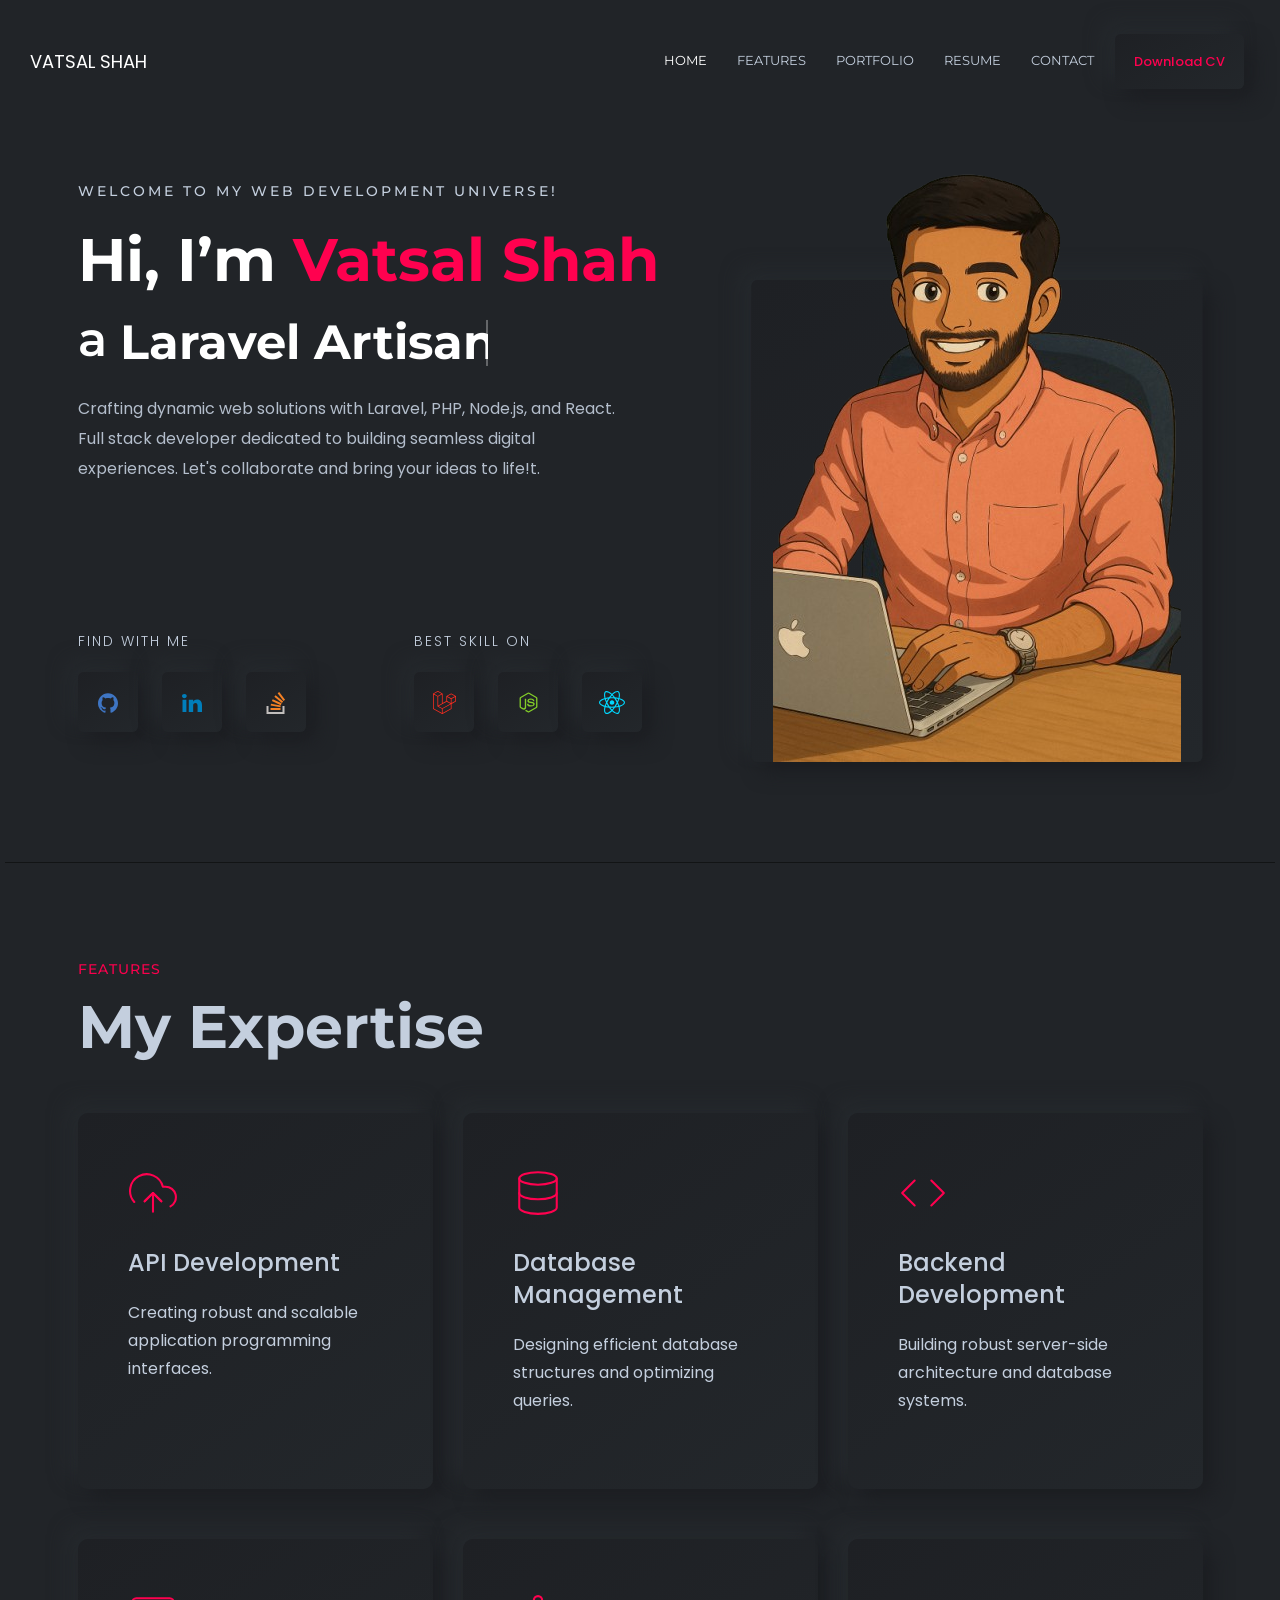
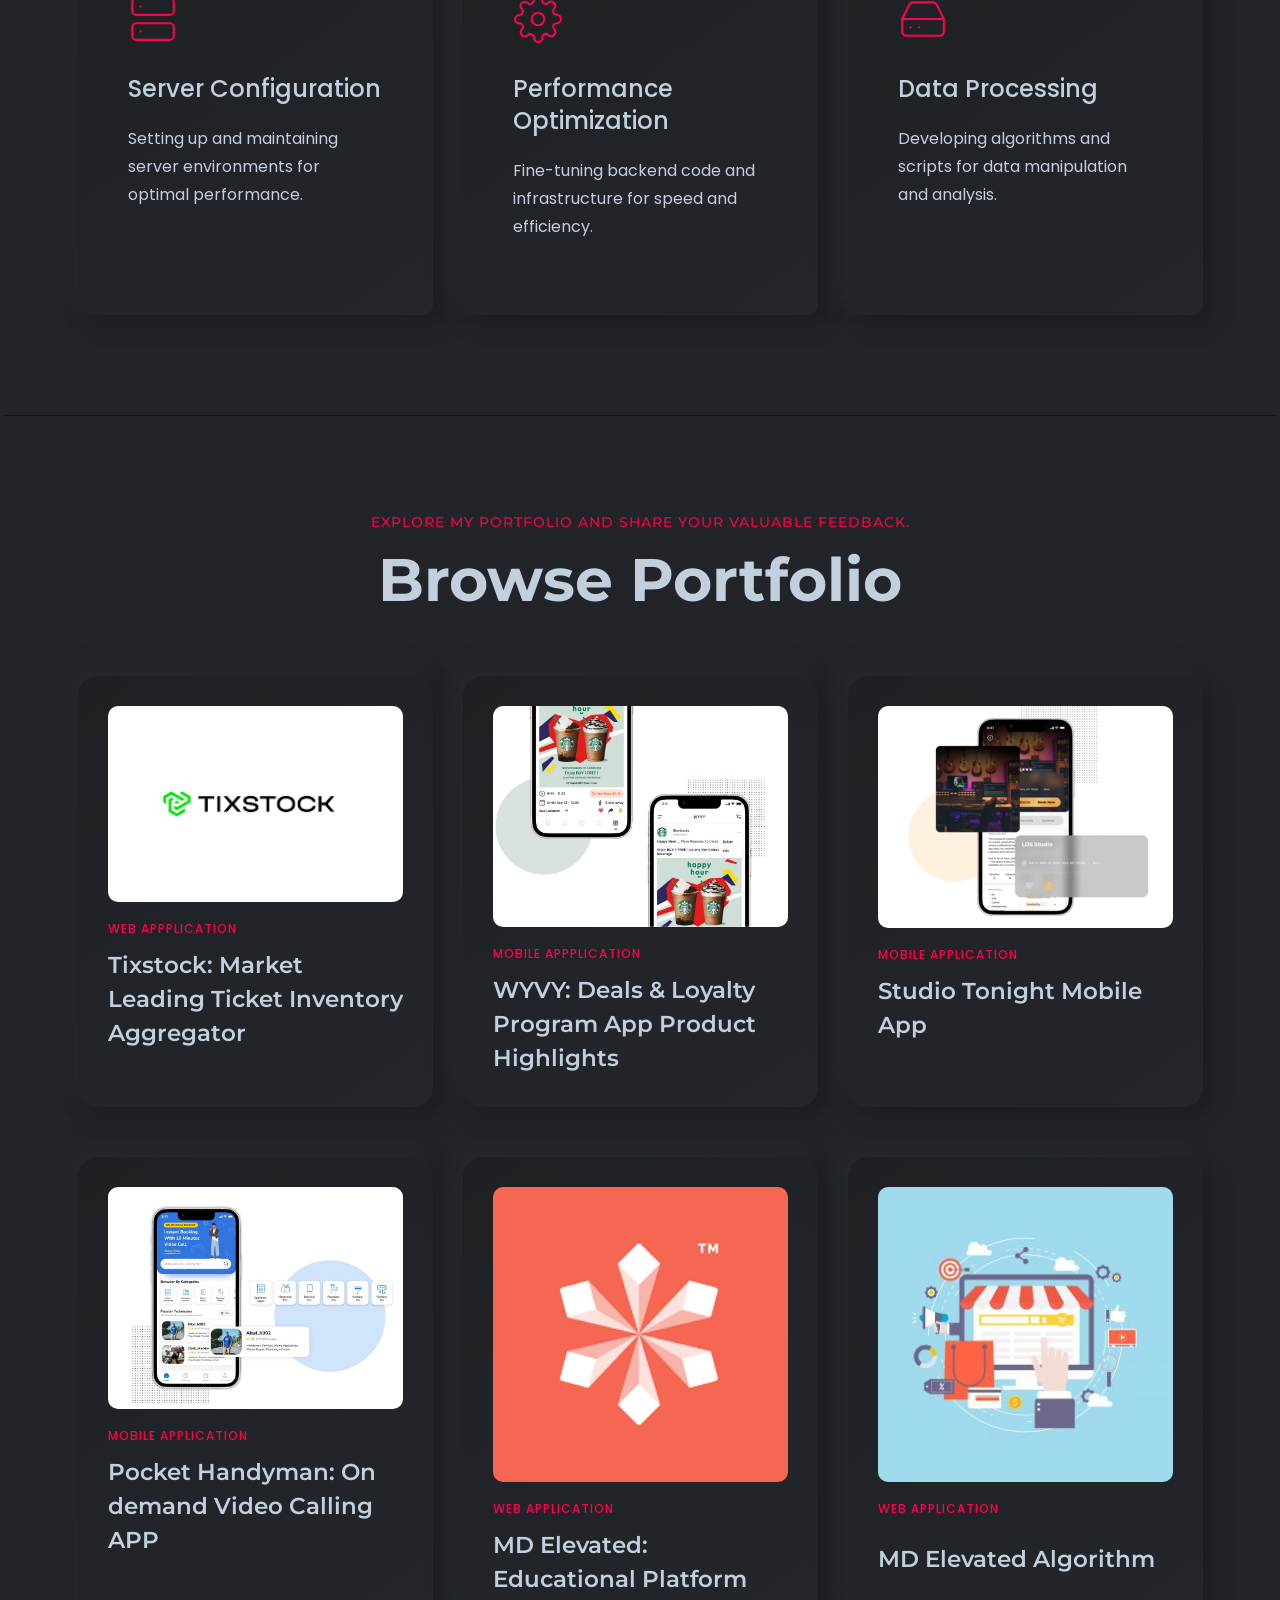
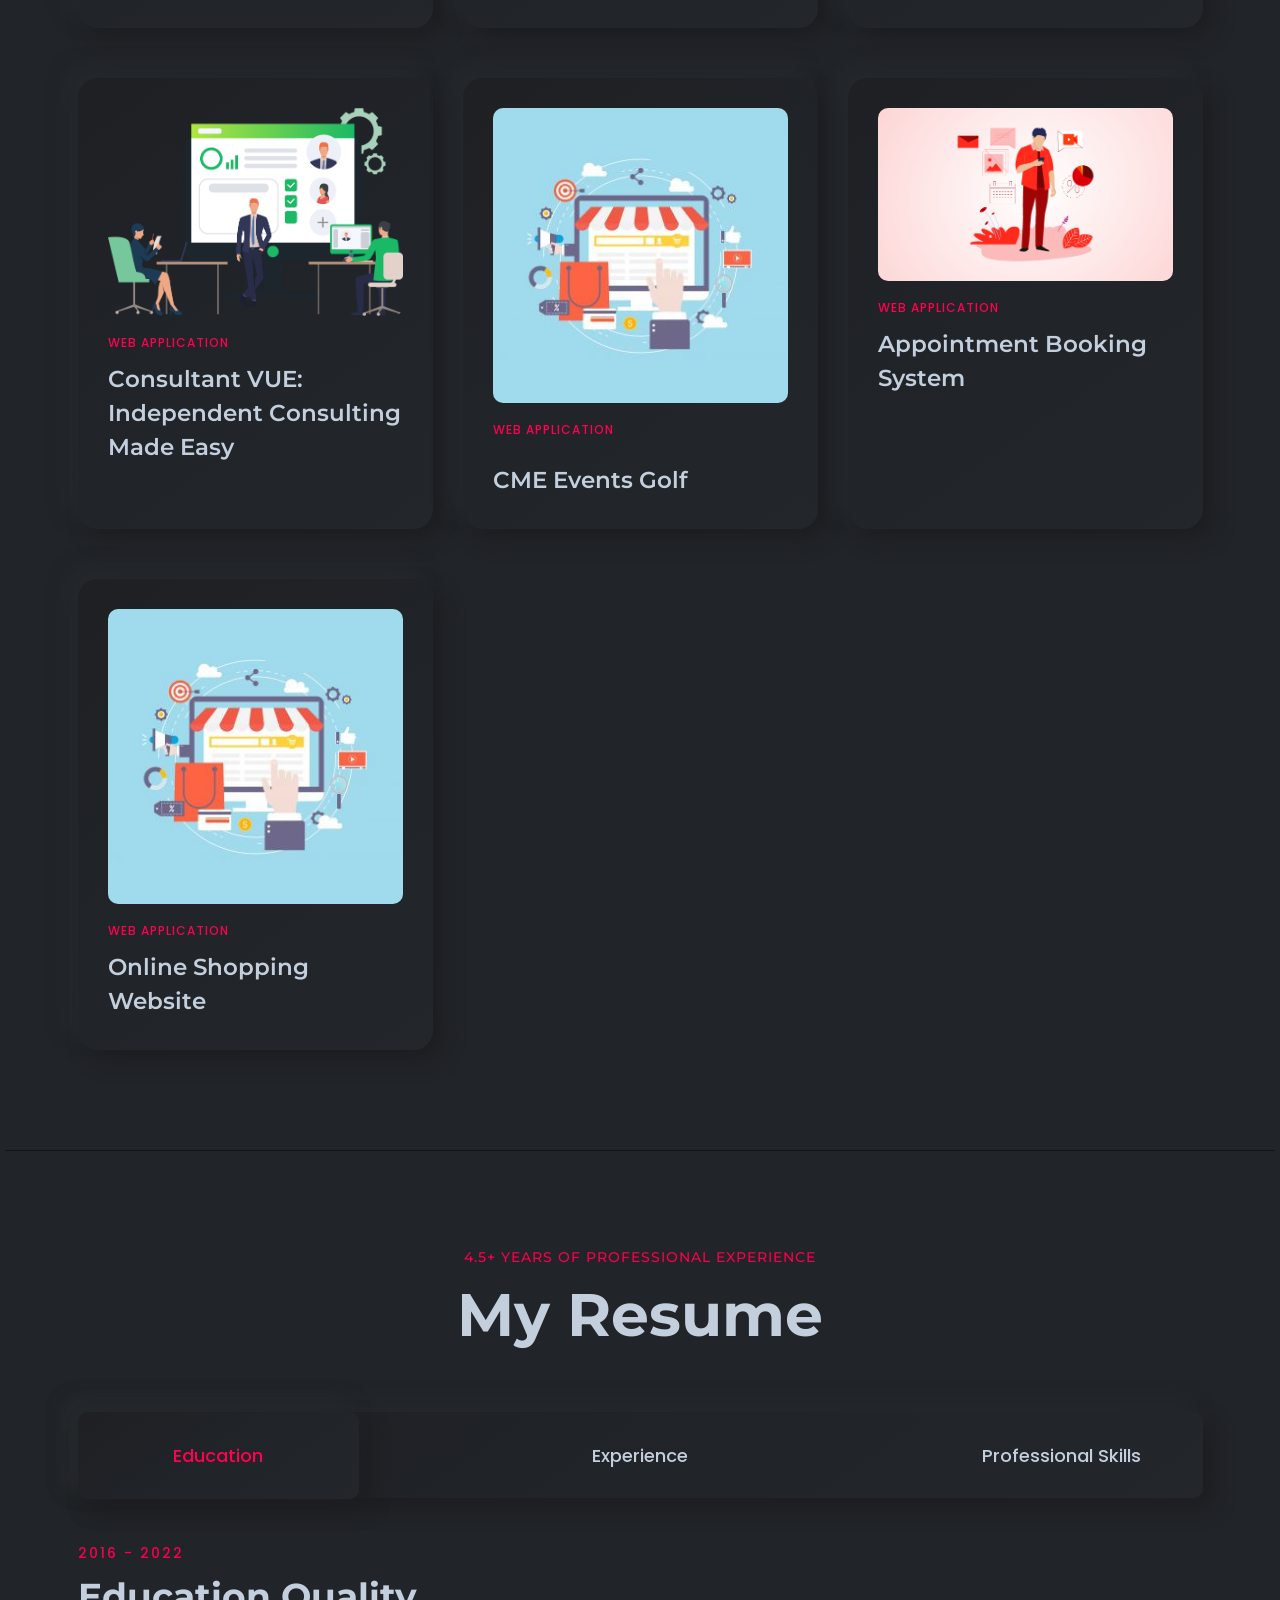
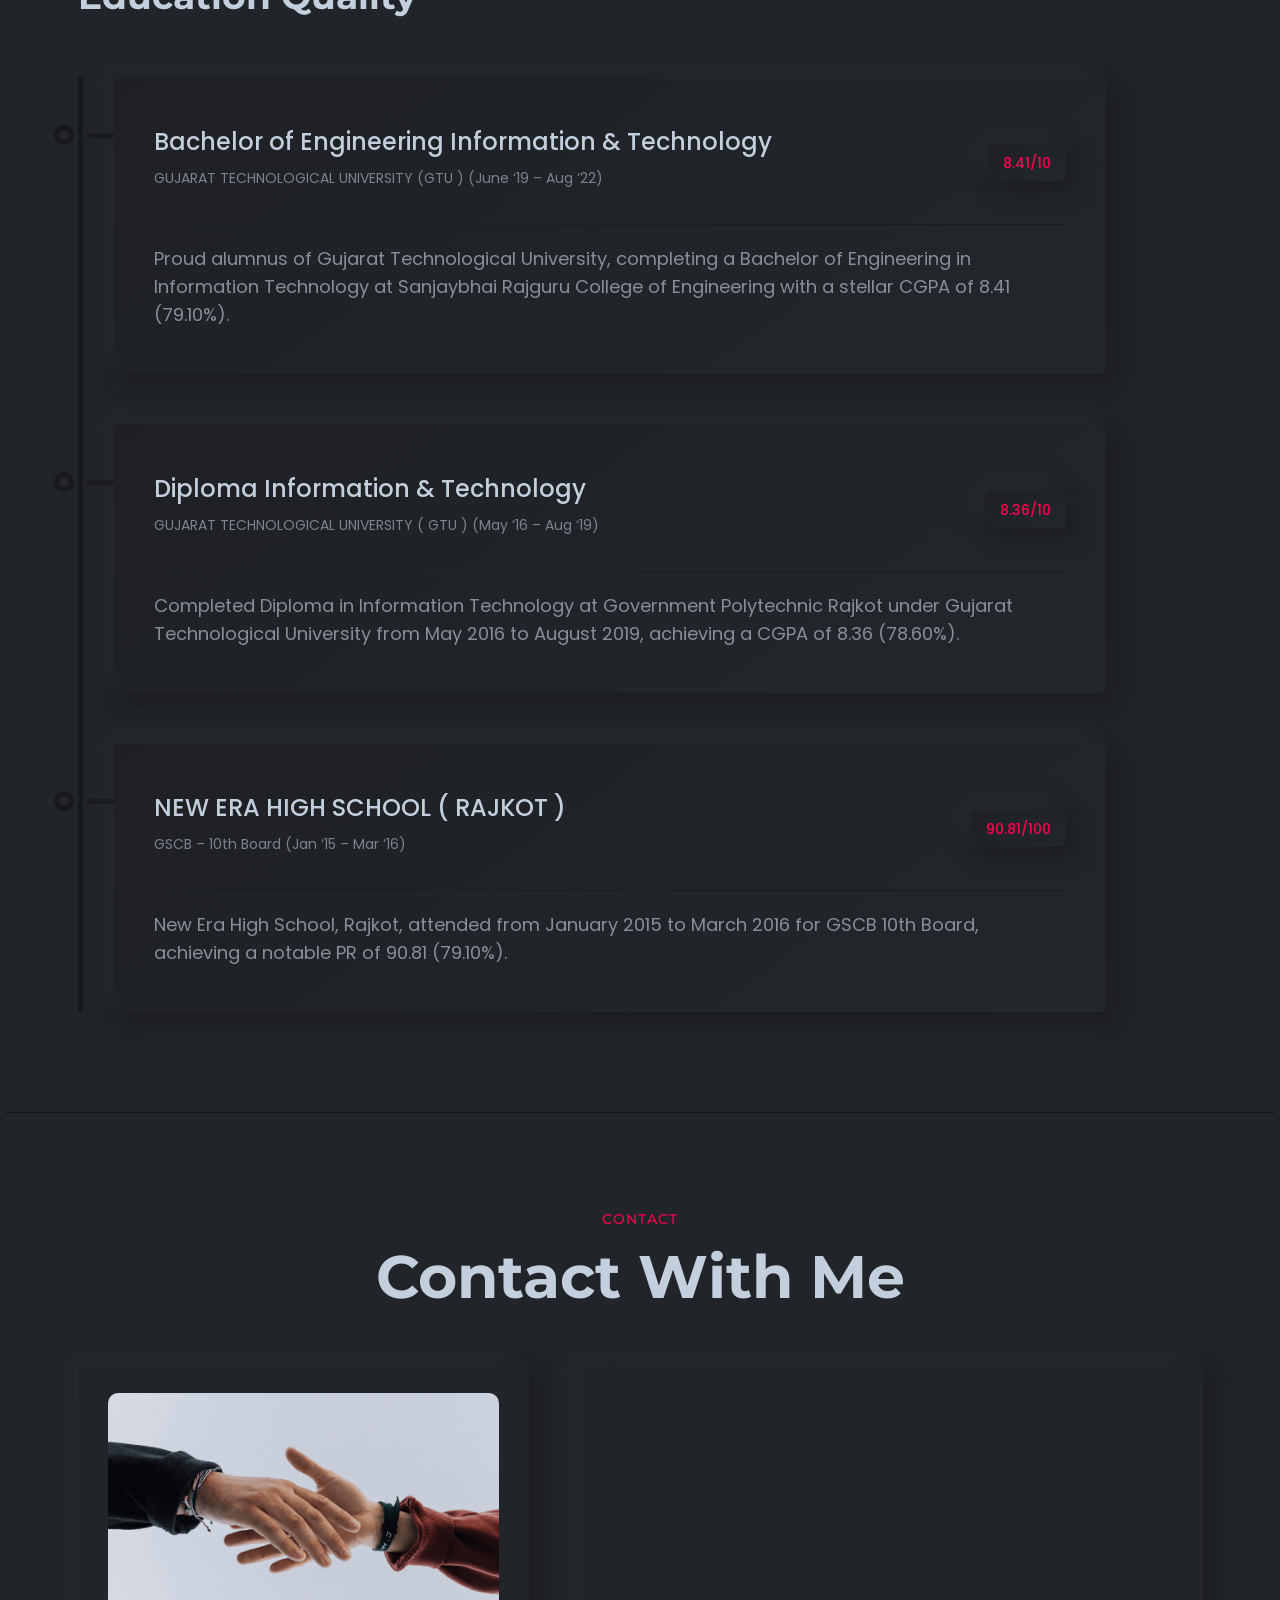
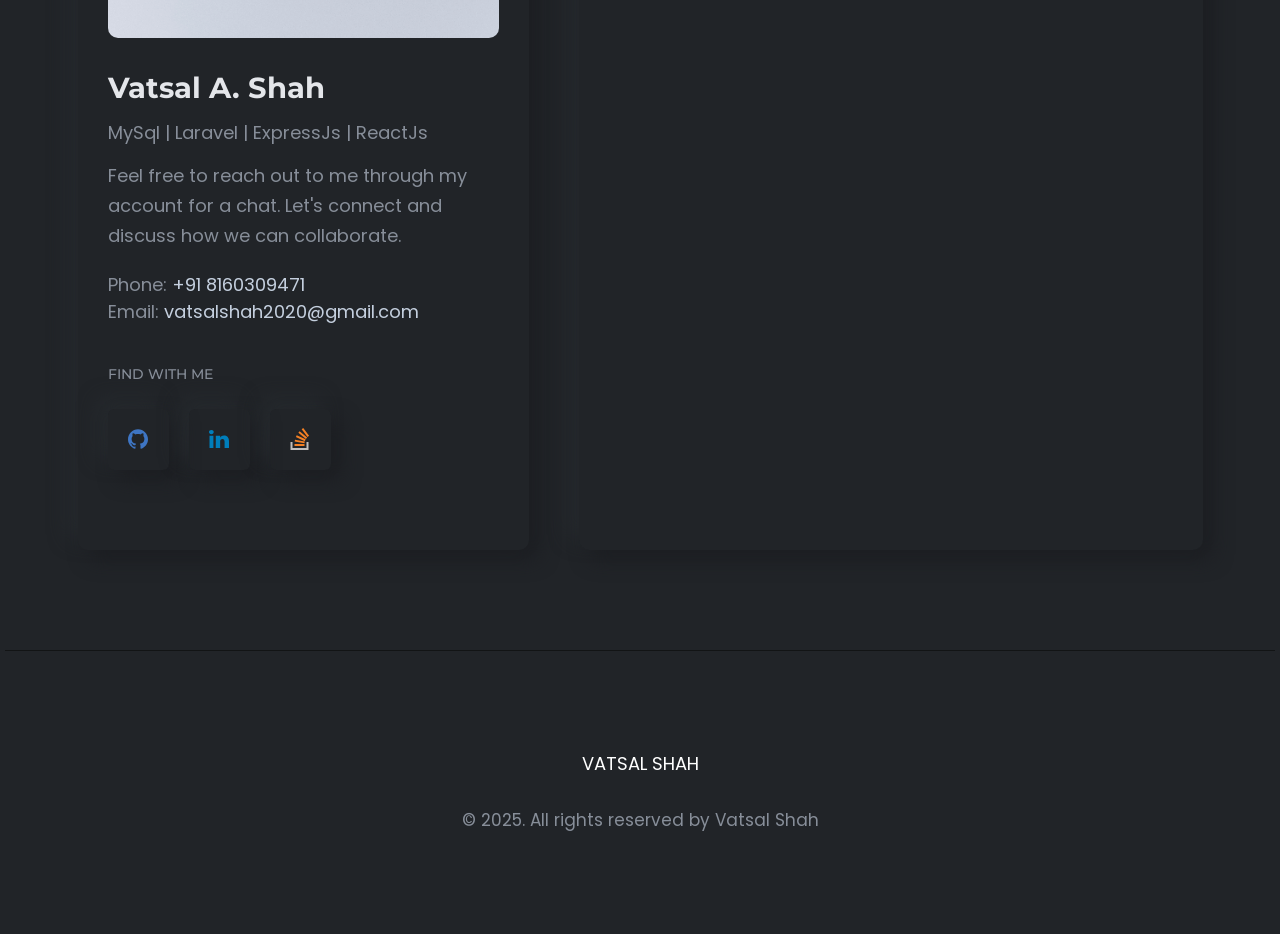
<file: index.html>
<!DOCTYPE html>
<html lang="en">

    <head>
        <meta charset="utf-8">
        <meta http-equiv="x-ua-compatible" content="ie=edge">
        <title>Vatsal Shah | Web Developer | Laravel | ExpressJs | ReactJs | API Development | Building Scalable Web Solutions</title>

        <!-- Allow indexing -->
        <meta name="robots" content="index, follow">

        <!-- SEO Description -->
        <meta name="description"
            content="Explore the portfolio of Vatsal Shah, a web developer specializing in Laravel, PHP, Express.js, React.js, and API development. Crafting robust solutions.">

        <meta name="viewport" content="width=device-width, initial-scale=1, shrink-to-fit=no">

        <!-- Favicon -->
        <link rel="shortcut icon" type="image/x-icon" href="favicon.ico">

        <!-- CSS -->
        <link rel="stylesheet" href="css/bootstrap.min.css">
        <link rel="stylesheet" href="css/slick.css">
        <link rel="stylesheet" href="css/slick-theme.css">
        <link rel="stylesheet" href="css/aos.css">
        <link rel="stylesheet" href="css/feature.css">
        <link rel="stylesheet" href="css/style.css">

        <!-- Google Site Verification -->
        <meta name="google-site-verification" content="PejWqH6UrcM8KtvUNNcl_dQypc5YAJRIvk_yJg-cuu8" />
    </head>


    <body class="template-color-1 spybody" data-spy="scroll" data-target=".navbar-example2" data-offset="70">

        <!-- Start Header -->
        <header class="rn-header haeder-default black-logo-version header--fixed header--sticky">
            <div class="header-wrapper rn-popup-mobile-menu m--0 row align-items-center">
                <!-- Start Header Left -->
                <div class="col-lg-2 col-6">
                    <div class="header-left">
                        <div class="logo">
                            <a href="index.html">
                                VATSAL SHAH
                            </a>
                        </div>
                    </div>
                </div>
                <!-- End Header Left -->
                <!-- Start Header Center -->
                <div class="col-lg-10 col-6">
                    <div class="header-center">
                        <nav id="sideNav" class="mainmenu-nav navbar-example2 d-none d-xl-block onepagenav">
                            <!-- Start Mainmanu Nav -->
                            <ul class="primary-menu nav nav-pills">
                                <li class="nav-item"><a class="nav-link" href="#home">Home</a></li>
                                <li class="nav-item"><a class="nav-link" href="#features">Features</a></li>
                                <li class="nav-item"><a class="nav-link" href="#portfolio">Portfolio</a></li>
                                <li class="nav-item"><a class="nav-link" href="#resume">Resume</a></li>
                                <!-- <li class="nav-item"><a class="nav-link" href="#blog">blog</a></li> -->
                                <li class="nav-item"><a class="nav-link" href="#contacts">Contact</a></li>
                            </ul>
                            <!-- End Mainmanu Nav -->
                        </nav>
                        <!-- Start Header Right  -->
                        <div class="header-right">
                            <a class="rn-btn" target="_blank" href="images/vatsal_shah_CV.pdf"><span>Download
                                    CV</span></a>
                            <div class="hamberger-menu d-block d-xl-none">
                                <i id="menuBtn" class="feather-menu humberger-menu"></i>
                            </div>
                            <div class="close-menu d-block">
                                <span class="closeTrigger">
                                    <i data-feather="x"></i>
                                </span>
                            </div>
                        </div>
                        <!-- End Header Right  -->

                    </div>
                </div>
                <!-- End Header Center -->
            </div>
        </header>
        <!-- End Header Area -->
        <!-- Start Popup Mobile Menu  -->
        <div class="popup-mobile-menu">
            <div class="inner">
                <div class="menu-top">
                    <div class="menu-header">
                        <a class="logo" href="index.html">
                            VATSAL SHAH
                        </a>
                        <div class="close-button">
                            <button class="close-menu-activation close"><i data-feather="x"></i></button>
                        </div>
                    </div>
                </div>
                <div class="content">
                    <ul class="primary-menu nav nav-pills onepagenav">
                        <li class="nav-item current"><a class="nav-link smoth-animation active" href="#home">Home</a>
                        </li>
                        <li class="nav-item"><a class="nav-link smoth-animation" href="#features">Features</a></li>
                        <li class="nav-item"><a class="nav-link smoth-animation" href="#portfolio">Portfolio</a></li>
                        <li class="nav-item"><a class="nav-link smoth-animation" href="#resume">Resume</a></li>
                        <li class="nav-item"><a class="nav-link smoth-animation" href="#contacts">Contact</a></li>
                    </ul>
                    <!-- Start Header Right  -->
                    <div class="header-right pt--20">
                        <a class="rn-btn" target="_blank" href="images/vatsal_shah_CV.pdf"><span>Download CV</span></a>
                    </div>
                    <!-- End Header Right  -->
                    <!-- social sharea area -->
                    <div class="social-share-style-1 mt--40">
                        <span class="title">find with me</span>
                        <ul class="social-share d-flex liststyle">
                            <li class="github"><a href="https://github.com/vtslshah" target="_blank"><svg
                                        viewBox="0 -0.5 48 48" version="1.1" xmlns="http://www.w3.org/2000/svg"
                                        xmlns:xlink="http://www.w3.org/1999/xlink" fill="#000000">
                                        <g id="SVGRepo_bgCarrier" stroke-width="0"></g>
                                        <g id="SVGRepo_tracerCarrier" stroke-linecap="round" stroke-linejoin="round">
                                        </g>
                                        <g id="SVGRepo_iconCarrier">
                                            <title>Github-color</title>
                                            <desc>Created with Sketch.</desc>
                                            <defs> </defs>
                                            <g id="Icons" stroke="none" stroke-width="1" fill="none"
                                                fill-rule="evenodd">
                                                <g id="Color-" transform="translate(-700.000000, -560.000000)"
                                                    fill="#3E75C3">
                                                    <path
                                                        d="M723.9985,560 C710.746,560 700,570.787092 700,584.096644 C700,594.740671 706.876,603.77183 716.4145,606.958412 C717.6145,607.179786 718.0525,606.435849 718.0525,605.797328 C718.0525,605.225068 718.0315,603.710086 718.0195,601.699648 C711.343,603.155898 709.9345,598.469394 709.9345,598.469394 C708.844,595.686405 707.2705,594.94548 707.2705,594.94548 C705.091,593.450075 707.4355,593.480194 707.4355,593.480194 C709.843,593.650366 711.1105,595.963499 711.1105,595.963499 C713.2525,599.645538 716.728,598.58234 718.096,597.964902 C718.3135,596.407754 718.9345,595.346062 719.62,594.743683 C714.2905,594.135281 708.688,592.069123 708.688,582.836167 C708.688,580.205279 709.6225,578.054788 711.1585,576.369634 C710.911,575.759726 710.0875,573.311058 711.3925,569.993458 C711.3925,569.993458 713.4085,569.345902 717.9925,572.46321 C719.908,571.928599 721.96,571.662047 724.0015,571.651505 C726.04,571.662047 728.0935,571.928599 730.0105,572.46321 C734.5915,569.345902 736.603,569.993458 736.603,569.993458 C737.9125,573.311058 737.089,575.759726 736.8415,576.369634 C738.3805,578.054788 739.309,580.205279 739.309,582.836167 C739.309,592.091712 733.6975,594.129257 728.3515,594.725612 C729.2125,595.469549 729.9805,596.939353 729.9805,599.18773 C729.9805,602.408949 729.9505,605.006706 729.9505,605.797328 C729.9505,606.441873 730.3825,607.191834 731.6005,606.9554 C741.13,603.762794 748,594.737659 748,584.096644 C748,570.787092 737.254,560 723.9985,560"
                                                        id="Github"> </path>
                                                </g>
                                            </g>
                                        </g>
                                    </svg></a>
                            </li>
                            <li class="instagram"><a href="https://www.linkedin.com/in/vatsal-shah-2092000/"
                                    target="_blank"><svg viewBox="0 -2 44 44" version="1.1"
                                        xmlns="http://www.w3.org/2000/svg" xmlns:xlink="http://www.w3.org/1999/xlink"
                                        fill="#000000">
                                        <g id="SVGRepo_bgCarrier" stroke-width="0"></g>
                                        <g id="SVGRepo_tracerCarrier" stroke-linecap="round" stroke-linejoin="round">
                                        </g>
                                        <g id="SVGRepo_iconCarrier">
                                            <title>LinkedIn-color</title>
                                            <desc>Created with Sketch.</desc>
                                            <defs> </defs>
                                            <g id="Icons" stroke="none" stroke-width="1" fill="none"
                                                fill-rule="evenodd">
                                                <g id="Color-" transform="translate(-702.000000, -265.000000)"
                                                    fill="#007EBB">
                                                    <path
                                                        d="M746,305 L736.2754,305 L736.2754,290.9384 C736.2754,287.257796 734.754233,284.74515 731.409219,284.74515 C728.850659,284.74515 727.427799,286.440738 726.765522,288.074854 C726.517168,288.661395 726.555974,289.478453 726.555974,290.295511 L726.555974,305 L716.921919,305 C716.921919,305 717.046096,280.091247 716.921919,277.827047 L726.555974,277.827047 L726.555974,282.091631 C727.125118,280.226996 730.203669,277.565794 735.116416,277.565794 C741.21143,277.565794 746,281.474355 746,289.890824 L746,305 L746,305 Z M707.17921,274.428187 L707.117121,274.428187 C704.0127,274.428187 702,272.350964 702,269.717936 C702,267.033681 704.072201,265 707.238711,265 C710.402634,265 712.348071,267.028559 712.41016,269.710252 C712.41016,272.34328 710.402634,274.428187 707.17921,274.428187 L707.17921,274.428187 L707.17921,274.428187 Z M703.109831,277.827047 L711.685795,277.827047 L711.685795,305 L703.109831,305 L703.109831,277.827047 L703.109831,277.827047 Z"
                                                        id="LinkedIn"> </path>
                                                </g>
                                            </g>
                                        </g>
                                    </svg></a></li>
                            <li class="linkedin"><a href="https://stackoverflow.com/users/19957252/vatsal-shah"
                                    target="_blank"><svg aria-hidden="true" class="svg-icon iconLogoGlyphSm" width="19"
                                        height="22" viewBox="0 0 19 22">
                                        <path d="M16 20v-6h2v8H0v-8h2v6h14Z" fill="#C1BEBC"></path>
                                        <path
                                            d="m12.72 0-1.57 1.17L17 9.05l1.57-1.18L12.72 0ZM4 18h10v-2H4v2Zm11.4-7.08L7.86 4.64l1.25-1.5 7.54 6.28-1.25 1.5Zm-10-1.91 8.9 4.14.82-1.78-8.9-4.14L5.4 9Zm8.63 6.27-9.9-1.67.4-1.92 9.63 1.92-.13 1.67Z"
                                            fill="#F48024"></path>
                                    </svg></a></li>
                        </ul>
                    </div>
                    <!-- end -->
                </div>
            </div>
        </div>
        <!-- End Popup Mobile Menu  -->




        <main class="main-page-wrapper">

            <!-- Start Slider Area -->
            <div id="home" class="rn-slider-area">
                <div class="slide slider-style-1">
                    <div class="container">
                        <div class="row row--30 align-items-center">
                            <div class="order-2 order-lg-1 col-lg-7 mt_md--50 mt_sm--50 mt_lg--30">
                                <div class="content">
                                    <div class="inner">
                                        <span class="subtitle">Welcome to My Web Development Universe!</span>
                                        <h1 class="title">Hi, I’m <span>Vatsal Shah</span><br>
                                            <span class="header-caption" id="page-top">
                                                <!-- type headline start-->
                                                <span class="cd-headline clip is-full-width">
                                                    <span>a </span>
                                                    <!-- ROTATING TEXT -->
                                                    <span class="cd-words-wrapper">
                                                        <b class="is-visible">Laravel Artisan.</b>
                                                        <b class="is-hidden">Node.js Ninja.</b>
                                                        <b class="is-hidden">React Wizard.</b>
                                                    </span>
                                                </span>
                                                <!-- type headline end -->
                                            </span>
                                        </h1>

                                        <div>
                                            <p class="description">Crafting dynamic web solutions with Laravel, PHP,
                                                Node.js, and React. Full stack developer dedicated to building seamless
                                                digital experiences. Let's collaborate and bring your ideas to life!t.
                                            </p>
                                        </div>
                                    </div>
                                    <div class="row">
                                        <div class="col-lg-6 col-xl-6 col-md-6 col-sm-6 col-12">
                                            <div class="social-share-inner-left">
                                                <span class="title">find with me</span>
                                                <ul class="social-share d-flex liststyle">
                                                    <li class="github"><a href="https://github.com/vtslshah"
                                                            target="_blank"><svg viewBox="0 -0.5 48 48" version="1.1"
                                                                xmlns="http://www.w3.org/2000/svg"
                                                                xmlns:xlink="http://www.w3.org/1999/xlink"
                                                                fill="#000000">
                                                                <g id="SVGRepo_bgCarrier" stroke-width="0"></g>
                                                                <g id="SVGRepo_tracerCarrier" stroke-linecap="round"
                                                                    stroke-linejoin="round"></g>
                                                                <g id="SVGRepo_iconCarrier">
                                                                    <title>Github-color</title>
                                                                    <desc>Created with Sketch.</desc>
                                                                    <defs> </defs>
                                                                    <g id="Icons" stroke="none" stroke-width="1"
                                                                        fill="none" fill-rule="evenodd">
                                                                        <g id="Color-"
                                                                            transform="translate(-700.000000, -560.000000)"
                                                                            fill="#3E75C3">
                                                                            <path
                                                                                d="M723.9985,560 C710.746,560 700,570.787092 700,584.096644 C700,594.740671 706.876,603.77183 716.4145,606.958412 C717.6145,607.179786 718.0525,606.435849 718.0525,605.797328 C718.0525,605.225068 718.0315,603.710086 718.0195,601.699648 C711.343,603.155898 709.9345,598.469394 709.9345,598.469394 C708.844,595.686405 707.2705,594.94548 707.2705,594.94548 C705.091,593.450075 707.4355,593.480194 707.4355,593.480194 C709.843,593.650366 711.1105,595.963499 711.1105,595.963499 C713.2525,599.645538 716.728,598.58234 718.096,597.964902 C718.3135,596.407754 718.9345,595.346062 719.62,594.743683 C714.2905,594.135281 708.688,592.069123 708.688,582.836167 C708.688,580.205279 709.6225,578.054788 711.1585,576.369634 C710.911,575.759726 710.0875,573.311058 711.3925,569.993458 C711.3925,569.993458 713.4085,569.345902 717.9925,572.46321 C719.908,571.928599 721.96,571.662047 724.0015,571.651505 C726.04,571.662047 728.0935,571.928599 730.0105,572.46321 C734.5915,569.345902 736.603,569.993458 736.603,569.993458 C737.9125,573.311058 737.089,575.759726 736.8415,576.369634 C738.3805,578.054788 739.309,580.205279 739.309,582.836167 C739.309,592.091712 733.6975,594.129257 728.3515,594.725612 C729.2125,595.469549 729.9805,596.939353 729.9805,599.18773 C729.9805,602.408949 729.9505,605.006706 729.9505,605.797328 C729.9505,606.441873 730.3825,607.191834 731.6005,606.9554 C741.13,603.762794 748,594.737659 748,584.096644 C748,570.787092 737.254,560 723.9985,560"
                                                                                id="Github"> </path>
                                                                        </g>
                                                                    </g>
                                                                </g>
                                                            </svg></a></li>

                                                    <li class="linkedin"><a
                                                            href="https://www.linkedin.com/in/vatsal-shah-2092000/"
                                                            target="_blank"><svg viewBox="0 -2 44 44" version="1.1"
                                                                xmlns="http://www.w3.org/2000/svg"
                                                                xmlns:xlink="http://www.w3.org/1999/xlink"
                                                                fill="#000000">
                                                                <g id="SVGRepo_bgCarrier" stroke-width="0"></g>
                                                                <g id="SVGRepo_tracerCarrier" stroke-linecap="round"
                                                                    stroke-linejoin="round"></g>
                                                                <g id="SVGRepo_iconCarrier">
                                                                    <title>LinkedIn-color</title>
                                                                    <desc>Created with Sketch.</desc>
                                                                    <defs> </defs>
                                                                    <g id="Icons" stroke="none" stroke-width="1"
                                                                        fill="none" fill-rule="evenodd">
                                                                        <g id="Color-"
                                                                            transform="translate(-702.000000, -265.000000)"
                                                                            fill="#007EBB">
                                                                            <path
                                                                                d="M746,305 L736.2754,305 L736.2754,290.9384 C736.2754,287.257796 734.754233,284.74515 731.409219,284.74515 C728.850659,284.74515 727.427799,286.440738 726.765522,288.074854 C726.517168,288.661395 726.555974,289.478453 726.555974,290.295511 L726.555974,305 L716.921919,305 C716.921919,305 717.046096,280.091247 716.921919,277.827047 L726.555974,277.827047 L726.555974,282.091631 C727.125118,280.226996 730.203669,277.565794 735.116416,277.565794 C741.21143,277.565794 746,281.474355 746,289.890824 L746,305 L746,305 Z M707.17921,274.428187 L707.117121,274.428187 C704.0127,274.428187 702,272.350964 702,269.717936 C702,267.033681 704.072201,265 707.238711,265 C710.402634,265 712.348071,267.028559 712.41016,269.710252 C712.41016,272.34328 710.402634,274.428187 707.17921,274.428187 L707.17921,274.428187 L707.17921,274.428187 Z M703.109831,277.827047 L711.685795,277.827047 L711.685795,305 L703.109831,305 L703.109831,277.827047 L703.109831,277.827047 Z"
                                                                                id="LinkedIn"> </path>
                                                                        </g>
                                                                    </g>
                                                                </g>
                                                            </svg></a></li>
                                                    <li class="instagram"><a
                                                            href="https://stackoverflow.com/users/19957252/vatsal-shah"
                                                            target="_blank"><svg aria-hidden="true"
                                                                class="svg-icon iconLogoGlyphSm" width="19" height="22"
                                                                viewBox="0 0 19 22">
                                                                <path d="M16 20v-6h2v8H0v-8h2v6h14Z" fill="#C1BEBC">
                                                                </path>
                                                                <path
                                                                    d="m12.72 0-1.57 1.17L17 9.05l1.57-1.18L12.72 0ZM4 18h10v-2H4v2Zm11.4-7.08L7.86 4.64l1.25-1.5 7.54 6.28-1.25 1.5Zm-10-1.91 8.9 4.14.82-1.78-8.9-4.14L5.4 9Zm8.63 6.27-9.9-1.67.4-1.92 9.63 1.92-.13 1.67Z"
                                                                    fill="#F48024"></path>
                                                            </svg></a></li>
                                                </ul>
                                            </div>
                                        </div>
                                        <div class="col-lg-6 col-xl-6 col-md-6 col-sm-6 col-12 mt_mobile--30">
                                            <div class="skill-share-inner">
                                                <span class="title">best skill on</span>
                                                <ul class="skill-share d-flex liststyle">
                                                    <li><img src="images/laravel.svg" alt="laravel"></li>
                                                    <li><img src="images/node-js.svg" alt="Node Js"></li>
                                                    <li><img src="images/react.svg" alt="React JS"></li>
                                                </ul>
                                            </div>
                                        </div>
                                    </div>
                                </div>
                            </div>

                            <div class="order-1 order-lg-2 col-lg-5">
                                <div class="thumbnail">
                                    <div class="inner">
                                        <img src="images/vatsal-ajmera.png" alt="Vatsal Shah Avatar Image">
                                    </div>
                                </div>
                            </div>
                        </div>
                    </div>
                </div>
            </div>
            <!-- End Slider Area -->

            <!-- Start Service Area -->
            <div class="rn-service-area rn-section-gap section-separator" id="features">
                <div class="container">
                    <div class="row">
                        <div class="col-lg-12">
                            <div class="section-title text-left" data-aos="fade-up" data-aos-duration="500"
                                data-aos-delay="100" data-aos-once="true">
                                <span class="subtitle">Features</span>
                                <h2 class="title">My Expertise</h2>
                            </div>
                        </div>
                    </div>
                    <div class="row row--25 mt_md--10 mt_sm--10">

                        <!-- Start Single Service -->
                        <div data-aos="fade-up" data-aos-duration="500" data-aos-delay="100" data-aos-once="true"
                            class="col-lg-6 col-xl-4 col-md-6 col-sm-12 col-12 mt--50 mt_md--30 mt_sm--30">
                            <div class="rn-service">
                                <div class="inner">
                                    <div class="icon">
                                        <i data-feather="upload-cloud"></i>
                                    </div>
                                    <div class="content">
                                        <h4 class="title"><a href="#">API Development</a></h4>
                                        <p class="description">Creating robust and scalable application programming interfaces.</p>
                                        <a class="read-more-button" href="#"><i class="feather-arrow-right"></i></a>
                                    </div>
                                </div>
                                <a class="over-link" href="#"></a>
                            </div>
                        </div>
                        <!-- End SIngle Service -->
                        <!-- Start Single Service -->
                        <div data-aos="fade-up" data-aos-duration="500" data-aos-delay="300" data-aos-once="true"
                            class="col-lg-6 col-xl-4 col-md-6 col-sm-12 col-12 mt--50 mt_md--30 mt_sm--30">
                            <div class="rn-service">
                                <div class="inner">
                                    <div class="icon">
                                        <i data-feather="database"></i>
                                    </div>
                                    <div class="content">
                                        <h4 class="title"><a href="#">Database Management</a></h4>
                                        <p class="description">Designing efficient database structures and optimizing
                                            queries.</p>
                                        <a class="read-more-button" href="#"><i class="feather-arrow-right"></i></a>
                                    </div>
                                </div>
                                <a class="over-link" href="#"></a>
                            </div>
                        </div>
                        <!-- End SIngle Service -->
                        <!-- Start Single Service -->
                        <div data-aos="fade-up" data-aos-duration="500" data-aos-delay="500" data-aos-once="true"
                            class="col-lg-6 col-xl-4 col-md-6 col-sm-12 col-12 mt--50 mt_md--30 mt_sm--30">
                            <div class="rn-service">
                                <div class="inner">
                                    <div class="icon">
                                        <i data-feather="code"></i>
                                    </div>
                                    <div class="content">
                                        <h4 class="title"><a href="#">Backend Development</a></h4>
                                        <p class="description">Building robust server-side architecture and database systems.</p>
                                        <a class="read-more-button" href="#"><i class="feather-arrow-right"></i></a>
                                    </div>
                                </div>
                                <a class="over-link" href="#"></a>
                            </div>
                        </div>
                        <!-- End SIngle Service -->
                        <!-- Start Single Service -->
                        <div data-aos="fade-up" data-aos-duration="500" data-aos-delay="100" data-aos-once="true"
                            class="col-lg-6 col-xl-4 col-md-6 col-sm-12 col-12 mt--50 mt_md--30 mt_sm--30">
                            <div class="rn-service">
                                <div class="inner">
                                    <div class="icon">
                                        <i data-feather="server"></i>
                                    </div>
                                    <div class="content">
                                        <h4 class="title"><a href="#">Server Configuration</a></h4>
                                        <p class="description">Setting up and maintaining server environments for
                                            optimal performance.</p>
                                        <a class="read-more-button" href="#"><i class="feather-arrow-right"></i></a>
                                    </div>
                                </div>
                                <a class="over-link" href="#"></a>
                            </div>
                        </div>
                        <!-- End SIngle Service -->
                        <!-- Start Single Service -->
                        <div data-aos="fade-up" data-aos-duration="500" data-aos-delay="300" data-aos-once="true"
                            class="col-lg-6 col-xl-4 col-md-6 col-sm-12 col-12 mt--50 mt_md--30 mt_sm--30">
                            <div class="rn-service">
                                <div class="inner">
                                    <div class="icon">
                                        <i data-feather="settings"></i>
                                    </div>
                                    <div class="content">
                                        <h4 class="title"><a href="#">Performance Optimization</a></h4>
                                        <p class="description">Fine-tuning backend code and infrastructure for speed and
                                            efficiency.</p>
                                        <a class="read-more-button" href="#"><i class="feather-arrow-right"></i></a>
                                    </div>
                                </div>
                                <a class="over-link" href="#"></a>
                            </div>
                        </div>
                        <!-- End SIngle Service -->
                        <!-- Start Single Service -->
                        <div data-aos="fade-up" data-aos-duration="500" data-aos-delay="500" data-aos-once="true"
                            class="col-lg-6 col-xl-4 col-md-6 col-sm-12 col-12 mt--50 mt_md--30 mt_sm--30">
                            <div class="rn-service">
                                <div class="inner">
                                    <div class="icon">
                                        <i data-feather="hard-drive"></i>
                                    </div>
                                    <div class="content">
                                        <h4 class="title"><a href="#">Data Processing</a></h4>
                                        <p class="description">Developing algorithms and scripts for data manipulation
                                            and analysis.</p>
                                        <a class="read-more-button" href="#"><i class="feather-arrow-right"></i></a>
                                    </div>
                                </div>
                                <a class="over-link" href="#"></a>
                            </div>
                        </div>
                        <!-- End SIngle Service -->

                    </div>
                </div>
            </div>
            <!-- End Service Area  -->

            <!-- Start Portfolio Area -->
            <div class="rn-portfolio-area rn-section-gap section-separator" id="portfolio">
                <div class="container">
                    <div class="row">
                        <div class="col-lg-12">
                            <div class="section-title text-center">
                                <span class="subtitle">Explore my portfolio and share your valuable feedback.</span>
                                <h2 class="title">Browse Portfolio</h2>
                            </div>
                        </div>
                    </div>

                    <div class="row row--25 mt--10 mt_md--10 mt_sm--10">
                        <!-- Start Single Portfolio -->
                        <div data-aos="fade-up" data-aos-delay="100" data-aos-once="true"
                            class="col-lg-6 col-xl-4 col-md-6 col-12 mt--50 mt_md--30 mt_sm--30">
                            <div class="rn-portfolio" data-bs-toggle="modal" data-bs-target="#tixstockmodal">
                                <div class="inner">
                                    <div class="thumbnail">
                                        <a href="javascript:void(0)">
                                            <img src="images/tixstock.png" alt="Tixstock">
                                        </a>
                                    </div>
                                    <div class="content">
                                        <div class="category-info">
                                            <div class="category-list">
                                                <a href="javascript:void(0)">Web Appplication</a>
                                            </div>
                                            <div class="meta">
                                            </div>
                                        </div>
                                        <h4 class="title"><a href="javascript:void(0)">Tixstock: Market Leading Ticket
                                                Inventory Aggregator <i class="feather-arrow-up-right"></i></a></h4>
                                    </div>
                                </div>
                            </div>
                        </div>
                        <!-- Modal Portfolio Body area Start -->
                        <div class="modal fade" id="tixstockmodal" tabindex="-1" role="dialog" aria-hidden="true">
                            <div class="modal-dialog modal-dialog-centered" role="document">
                                <div class="modal-content">
                                    <div class="modal-header">
                                        <button type="button" class="close" data-bs-dismiss="modal" aria-label="Close">
                                            <span aria-hidden="true"><i data-feather="x"></i></span>
                                        </button>
                                    </div>
                                    <div class="modal-body">
                                        <div class="row align-items-center">

                                            <div class="col-lg-6">
                                                <div class="portfolio-popup-thumbnail">
                                                    <div class="image">
                                                        <img class="w-100" src="images/tixstock.png" alt="slide">
                                                    </div>
                                                </div>
                                            </div>

                                            <div class="col-lg-6">
                                                <div class="text-content">
                                                    <h3>
                                                        <span>Laravel - React</span> Tixstock: Market Leading Ticket
                                                        Inventory Aggregator
                                                    </h3>
                                                    <p class="mb--30"> Tixstock, Switzerland-based ticketing service
                                                        provider, lists tickets on multiple platforms, including Ticket
                                                        Evolution. Offers diverse event inventory across Europe and the
                                                        US, collaborating with partners to expand sales channels.
                                                        Provides sellers with extensive platforms to sell their tickets,
                                                        covering sports, music, culture, theatre, and arts events.</p>
                                                    <div class="button-group mt--20">

                                                    </div>

                                                </div>
                                                <!-- End of .text-content -->
                                            </div>
                                        </div>
                                        <!-- End of .row Body-->
                                    </div>
                                </div>
                            </div>
                        </div>
                        <!-- End Modal Portfolio area -->
                        <!-- End Single Portfolio -->

                        <!-- Start Single Portfolio -->
                        <div data-aos="fade-up" data-aos-delay="100" data-aos-once="true"
                            class="col-lg-6 col-xl-4 col-md-6 col-12 mt--50 mt_md--30 mt_sm--30">
                            <div class="rn-portfolio" data-bs-toggle="modal" data-bs-target="#wyvymodal">
                                <div class="inner">
                                    <div class="thumbnail">
                                        <a href="javascript:void(0)">
                                            <img src="images/wyvy.jpeg" alt="wyvy">
                                        </a>
                                    </div>
                                    <div class="content">
                                        <div class="category-info">
                                            <div class="category-list">
                                                <a href="javascript:void(0)">Mobile Appplication</a>
                                            </div>
                                            <div class="meta">
                                            </div>
                                        </div>
                                        <h4 class="title"><a href="javascript:void(0)">WYVY: Deals & Loyalty Program App
                                                Product Highlights<i class="feather-arrow-up-right"></i></a></h4>
                                    </div>
                                </div>
                            </div>
                        </div>
                        <!-- Modal Portfolio Body area Start -->
                        <div class="modal fade" id="wyvymodal" tabindex="-1" role="dialog" aria-hidden="true">
                            <div class="modal-dialog modal-dialog-centered" role="document">
                                <div class="modal-content">
                                    <div class="modal-header">
                                        <button type="button" class="close" data-bs-dismiss="modal" aria-label="Close">
                                            <span aria-hidden="true"><i data-feather="x"></i></span>
                                        </button>
                                    </div>
                                    <div class="modal-body">
                                        <div class="row align-items-center">

                                            <div class="col-lg-6">
                                                <div class="portfolio-popup-thumbnail">
                                                    <div class="image">
                                                        <img class="w-100" src="images/wyvy.jpeg" alt="WYVY">
                                                    </div>
                                                </div>
                                            </div>

                                            <div class="col-lg-6">
                                                <div class="text-content">
                                                    <h3>
                                                        <span>Laravel - Flutter</span> wyvy: Deals & Loyalty Program App
                                                        Product Highlights
                                                    </h3>
                                                    <p class="mb--30"> WYVY, a Deals & Loyalty Program App, simplifies
                                                        finding exclusive discounts anywhere. Discover local deals,
                                                        nearby eateries, and special offers effortlessly through its
                                                        intuitive interface. Developing a robust app like WYVY entails
                                                        challenges such as designing an intuitive interface, precise
                                                        location tracking, seamless loyalty program integration,
                                                        managing a comprehensive deals database, and ensuring
                                                        cross-platform compatibility. Overcoming these hurdles is vital
                                                        for delivering a seamless user experience. Solutions include
                                                        user-centric design, accurate location tracking, seamless
                                                        loyalty program integration, robust deal database management,
                                                        and comprehensive platform compatibility. These ensure a smooth,
                                                        rewarding experience for users seeking exclusive deals and
                                                        rewards nearby.</p>
                                                    <div class="button-group mt--20">

                                                    </div>

                                                </div>
                                                <!-- End of .text-content -->
                                            </div>
                                        </div>
                                        <!-- End of .row Body-->
                                    </div>
                                </div>
                            </div>
                        </div>
                        <!-- End Modal Portfolio area -->
                        <!-- End Single Portfolio -->

                        <!-- Start Single Portfolio -->
                        <div data-aos="fade-up" data-aos-delay="500" data-aos-once="true"
                            class="col-lg-6 col-xl-4 col-md-6 col-12 mt--50 mt_md--30 mt_sm--30">
                            <div class="rn-portfolio" data-bs-toggle="modal" data-bs-target="#Studio-Tonight-modal">
                                <div class="inner">
                                    <div class="thumbnail">
                                        <a href="javascript:void(0)">
                                            <img src="images/Studio-Tonight.jpeg" alt="Studio-Tonight">
                                        </a>
                                    </div>
                                    <div class="content">
                                        <div class="category-info">
                                            <div class="category-list">
                                                <a href="javascript:void(0)">Mobile Application</a>
                                            </div>
                                            <div class="meta">
                                            </div>
                                        </div>
                                        <h4 class="title"><a href="javascript:void(0)">Studio Tonight Mobile App
                                                <i class="feather-arrow-up-right"></i></a></h4>
                                    </div>
                                </div>
                            </div>
                        </div>
                        <!-- Modal Portfolio Body area Start -->
                        <div class="modal fade" id="Studio-Tonight-modal" tabindex="-1" role="dialog"
                            aria-hidden="true">
                            <div class="modal-dialog modal-dialog-centered" role="document">
                                <div class="modal-content">
                                    <div class="modal-header">
                                        <button type="button" class="close" data-bs-dismiss="modal" aria-label="Close">
                                            <span aria-hidden="true"><i data-feather="x"></i></span>
                                        </button>
                                    </div>
                                    <div class="modal-body">
                                        <div class="row align-items-center">

                                            <div class="col-lg-6">
                                                <div class="portfolio-popup-thumbnail">
                                                    <div class="image">
                                                        <img class="w-100" src="images/Studio-Tonight.jpeg"
                                                            alt="Studio-Tonight">
                                                    </div>
                                                </div>
                                            </div>

                                            <div class="col-lg-6">
                                                <div class="text-content">
                                                    <h3>
                                                        <span>Laravel - Flutter</span> Studio Tonight Mobile App
                                                    </h3>
                                                    <p class="mb--30"> In Studio Tonight User can book Studio. Here is
                                                        Two User Role one is Studio User which is responsible
                                                        for Adding Studio, Adding Services, View Booking History and
                                                        chat with users. Second role which is Studio User
                                                        which is responsible for Studio Booking, Studio Fetching, Studio
                                                        View etc. </p>
                                                    <div class="button-group mt--20">
                                                    </div>

                                                </div>
                                                <!-- End of .text-content -->
                                            </div>
                                        </div>
                                        <!-- End of .row Body-->
                                    </div>
                                </div>
                            </div>
                        </div>
                        <!-- End Modal Portfolio area -->

                        <!-- End Single Portfolio -->

                        <!-- Start Single Portfolio -->
                        <div data-aos="fade-up" data-aos-delay="500" data-aos-once="true"
                            class="col-lg-6 col-xl-4 col-md-6 col-12 mt--50 mt_md--30 mt_sm--30">
                            <div class="rn-portfolio" data-bs-toggle="modal" data-bs-target="#pocket-handyman-modal">
                                <div class="inner">
                                    <div class="thumbnail">
                                        <a href="javascript:void(0)">
                                            <img src="images/Pocket-Handyman.jpeg" alt="Pocket-Handyman">
                                        </a>
                                    </div>
                                    <div class="content">
                                        <div class="category-info">
                                            <div class="category-list">
                                                <a href="javascript:void(0)">Mobile Application</a>
                                            </div>
                                            <div class="meta">
                                            </div>
                                        </div>
                                        <h4 class="title"><a href="javascript:void(0)">Pocket Handyman: On demand Video
                                                Calling APP<i class="feather-arrow-up-right"></i></a></h4>
                                    </div>
                                </div>
                            </div>
                        </div>
                        <!-- Modal Portfolio Body area Start -->
                        <div class="modal fade" id="pocket-handyman-modal" tabindex="-1" role="dialog"
                            aria-hidden="true">
                            <div class="modal-dialog modal-dialog-centered" role="document">
                                <div class="modal-content">
                                    <div class="modal-header">
                                        <button type="button" class="close" data-bs-dismiss="modal" aria-label="Close">
                                            <span aria-hidden="true"><i data-feather="x"></i></span>
                                        </button>
                                    </div>
                                    <div class="modal-body">
                                        <div class="row align-items-center">

                                            <div class="col-lg-6">
                                                <div class="portfolio-popup-thumbnail">
                                                    <div class="image">
                                                        <img class="w-100" src="images/Pocket-Handyman.jpeg"
                                                            alt="Pocket-Handyman">
                                                    </div>
                                                </div>
                                            </div>

                                            <div class="col-lg-6">
                                                <div class="text-content">
                                                    <h3>
                                                        <span>Laravel - Flutter</span> Pocket Handyman: On demand Video
                                                        Calling APP
                                                    </h3>
                                                    <p class="mb--30"> Client wants to develop some on demand Service
                                                        seeker and service provider app. Service seekers can book and
                                                        hire SP based on requirement or need. Can do advanced
                                                        appointments and pay online (via Wallets). SP and SS can do live
                                                        Video call after an order is created. SP and SS can search
                                                        invoice and order history and can download video call recording.
                                                        Lots of other features are there like the urban clap app. SP and
                                                        SS Can schedule an audio call as well. </p>
                                                    <div class="button-group mt--20">
                                                    </div>

                                                </div>
                                                <!-- End of .text-content -->
                                            </div>
                                        </div>
                                        <!-- End of .row Body-->
                                    </div>
                                </div>
                            </div>
                        </div>
                        <!-- End Modal Portfolio area -->
                        <!-- End Single Portfolio -->

                        <!-- Start Single Portfolio -->
                        <div data-aos="fade-up" data-aos-delay="500" data-aos-once="true"
                            class="col-lg-6 col-xl-4 col-md-6 col-12 mt--50 mt_md--30 mt_sm--30">
                            <div class="rn-portfolio" data-bs-toggle="modal" data-bs-target="#md-elevated-modal">
                                <div class="inner">
                                    <div class="thumbnail">
                                        <a href="javascript:void(0)">
                                            <img src="images/md-elevated.png" alt="md-elevated">
                                        </a>
                                    </div>
                                    <div class="content">
                                        <div class="category-info">
                                            <div class="category-list">
                                                <a href="javascript:void(0)">Web Application</a>
                                            </div>
                                            <div class="meta">
                                            </div>
                                        </div>
                                        <h4 class="title"><a href="javascript:void(0)">MD Elevated: Educational
                                                Platform<i class="feather-arrow-up-right"></i></a></h4>
                                    </div>
                                </div>
                            </div>
                        </div>
                        <!-- Modal Portfolio Body area Start -->
                        <div class="modal fade" id="md-elevated-modal" tabindex="-1" role="dialog" aria-hidden="true">
                            <div class="modal-dialog modal-dialog-centered" role="document">
                                <div class="modal-content">
                                    <div class="modal-header">
                                        <button type="button" class="close" data-bs-dismiss="modal" aria-label="Close">
                                            <span aria-hidden="true"><i data-feather="x"></i></span>
                                        </button>
                                    </div>
                                    <div class="modal-body">
                                        <div class="row align-items-center">

                                            <div class="col-lg-6">
                                                <div class="portfolio-popup-thumbnail">
                                                    <div class="image">
                                                        <img class="w-100" src="images/md-elevated.png"
                                                            alt="md-elevated">
                                                    </div>
                                                </div>
                                            </div>

                                            <div class="col-lg-6">
                                                <div class="text-content">
                                                    <h3>
                                                        <span>Laravel</span> MD Elevated: Educational Platform
                                                    </h3>
                                                    <p class="mb--30"> There are 3 roles in this application, 1. Admin,
                                                        2. Doctor, 3. Physician. Client wanted to develop platform where
                                                        certified doctor can create Blue Print of Question bank, after
                                                        that Doctor can create Question Bank based on selected Blue
                                                        Print. Physician can register under Preferred doctor, and able
                                                        attempt for the Exams of that doctor. Doctor can able to see
                                                        results of given exams and review the answers submitted by
                                                        physician. Physician can also able to see all the exams and
                                                        certificates generated by giving the exam and got marks more
                                                        than 70%. Admin can manage all the doctors and physicians and
                                                        able to review doctors and physician list under specific
                                                        doctors. </p>
                                                    <div class="button-group mt--20">
                                                    </div>

                                                </div>
                                                <!-- End of .text-content -->
                                            </div>
                                        </div>
                                        <!-- End of .row Body-->
                                    </div>
                                </div>
                            </div>
                        </div>
                        <!-- End Modal Portfolio area -->
                        <!-- End Single Portfolio -->

                        <!-- Start Single Portfolio -->
                        <div data-aos="fade-up" data-aos-delay="500" data-aos-once="true"
                            class="col-lg-6 col-xl-4 col-md-6 col-12 mt--50 mt_md--30 mt_sm--30">
                            <div class="rn-portfolio" data-bs-toggle="modal"
                                data-bs-target="#md-elevated-algorithm-modal">
                                <div class="inner">
                                    <div class="thumbnail">
                                        <a href="javascript:void(0)">
                                            <img src="images/project-img.jpeg" alt="md-elevated-algorithm">
                                        </a>
                                    </div>
                                    <div class="content">
                                        <div class="category-info">
                                            <div class="category-list">
                                                <a href="javascript:void(0)">Web Application</a>
                                            </div>
                                            <div class="meta">
                                            </div>
                                        </div>
                                        <h4 class="title"><a href="javascript:void(0)">MD Elevated Algorithm<i
                                                    class="feather-arrow-up-right"></i></a></h4>
                                    </div>
                                </div>
                            </div>
                        </div>
                        <!-- Modal Portfolio Body area Start -->
                        <div class="modal fade" id="md-elevated-algorithm-modal" tabindex="-1" role="dialog"
                            aria-hidden="true">
                            <div class="modal-dialog modal-dialog-centered" role="document">
                                <div class="modal-content">
                                    <div class="modal-header">
                                        <button type="button" class="close" data-bs-dismiss="modal" aria-label="Close">
                                            <span aria-hidden="true"><i data-feather="x"></i></span>
                                        </button>
                                    </div>
                                    <div class="modal-body">
                                        <div class="row align-items-center">

                                            <div class="col-lg-6">
                                                <div class="portfolio-popup-thumbnail">
                                                    <div class="image">
                                                        <img class="w-100" src="images/project-img.jpeg"
                                                            alt="md-elevated-algorithm">
                                                    </div>
                                                </div>
                                            </div>

                                            <div class="col-lg-6">
                                                <div class="text-content">
                                                    <h3>
                                                        <span>Laravel</span> MD Elevated Algorithm
                                                    </h3>
                                                    <p class="mb--30"> There are 2 roles in this web application, 1.
                                                        Admin, 2. User Client wanted to develop platform where admin can
                                                        create Disorder list and for each disorder able to create
                                                        flowchart for further screening. In flowchart there will be
                                                        graphical interface. User can select disorder type and able see
                                                        flowchart data (created by admin) in form format. E.g., user can
                                                        answer question asked in flowchart and navigate to the next
                                                        question and get idea about further screening of their daises
                                                    </p>
                                                    <div class="button-group mt--20">
                                                    </div>

                                                </div>
                                                <!-- End of .text-content -->
                                            </div>
                                        </div>
                                        <!-- End of .row Body-->
                                    </div>
                                </div>
                            </div>
                        </div>
                        <!-- End Modal Portfolio area -->
                        <!-- End Single Portfolio -->

                        <!-- Start Single Portfolio -->
                        <div data-aos="fade-up" data-aos-delay="500" data-aos-once="true"
                            class="col-lg-6 col-xl-4 col-md-6 col-12 mt--50 mt_md--30 mt_sm--30">
                            <div class="rn-portfolio" data-bs-toggle="modal" data-bs-target="#project-consultant-modal">
                                <div class="inner">
                                    <div class="thumbnail">
                                        <a href="javascript:void(0)">
                                            <img src="images/Consultant-vue.png" alt="Consultant-vue">
                                        </a>
                                    </div>
                                    <div class="content">
                                        <div class="category-info">
                                            <div class="category-list">
                                                <a href="javascript:void(0)">Web Application</a>
                                            </div>
                                            <div class="meta">
                                            </div>
                                        </div>
                                        <h4 class="title"><a href="javascript:void(0)">Consultant VUE: Independent
                                                Consulting Made Easy<i class="feather-arrow-up-right"></i></a></h4>
                                    </div>
                                </div>
                            </div>
                        </div>
                        <!-- Modal Portfolio Body area Start -->
                        <div class="modal fade" id="project-consultant-modal" tabindex="-1" role="dialog"
                            aria-hidden="true">
                            <div class="modal-dialog modal-dialog-centered" role="document">
                                <div class="modal-content">
                                    <div class="modal-header">
                                        <button type="button" class="close" data-bs-dismiss="modal" aria-label="Close">
                                            <span aria-hidden="true"><i data-feather="x"></i></span>
                                        </button>
                                    </div>
                                    <div class="modal-body">
                                        <div class="row align-items-center">

                                            <div class="col-lg-6">
                                                <div class="portfolio-popup-thumbnail">
                                                    <div class="image">
                                                        <img class="w-100" src="images/Consultant-vue.png"
                                                            alt="md-elevated-algorithm">
                                                    </div>
                                                </div>
                                            </div>

                                            <div class="col-lg-6">
                                                <div class="text-content">
                                                    <h3>
                                                        <span>Laravel</span> Consultant VUE: Independent Consulting Made
                                                        Easy
                                                    </h3>
                                                    <p class="mb--30"> There are 3 roles in this web application, 1.
                                                        Admin, 2. Consultant, 3. Developer Client wanted to develop
                                                        platform where Consultant can create projects, and send request
                                                        to developer whose profile will be exact matches to consultant’s
                                                        requirements. Developer can view that project details and can
                                                        Accept or reject request, if accepts e.g., developer can submit
                                                        their resume/CV and similar projects on which he/she has worked
                                                        previously with budget. Consultant can review this all details
                                                        and assigned or decline developer’s profile. If project assign
                                                        to developer, developer can submit weekly timesheet (Working
                                                        hours and expenses) and submit to the consultant, Consultant can
                                                        review that details and approve and reject timesheet. </p>
                                                    <div class="button-group mt--20">
                                                    </div>

                                                </div>
                                                <!-- End of .text-content -->
                                            </div>
                                        </div>
                                        <!-- End of .row Body-->
                                    </div>
                                </div>
                            </div>
                        </div>
                        <!-- End Modal Portfolio area -->

                        <!-- Start Single Portfolio -->
                        <div data-aos="fade-up" data-aos-delay="500" data-aos-once="true"
                            class="col-lg-6 col-xl-4 col-md-6 col-12 mt--50 mt_md--30 mt_sm--30">
                            <div class="rn-portfolio" data-bs-toggle="modal" data-bs-target="#cme-events-modal">
                                <div class="inner">
                                    <div class="thumbnail">
                                        <a href="javascript:void(0)">
                                            <img src="images/project-img.jpeg" alt="CME events Golf">
                                        </a>
                                    </div>
                                    <div class="content">
                                        <div class="category-info">
                                            <div class="category-list">
                                                <a href="javascript:void(0)">Web Application</a>
                                            </div>
                                            <div class="meta">
                                            </div>
                                        </div>
                                        <h4 class="title"><a href="javascript:void(0)">CME Events Golf<i
                                                    class="feather-arrow-up-right"></i></a></h4>
                                    </div>
                                </div>
                            </div>
                        </div>
                        <!-- Modal Portfolio Body area Start -->
                        <div class="modal fade" id="cme-events-modal" tabindex="-1" role="dialog" aria-hidden="true">
                            <div class="modal-dialog modal-dialog-centered" role="document">
                                <div class="modal-content">
                                    <div class="modal-header">
                                        <button type="button" class="close" data-bs-dismiss="modal" aria-label="Close">
                                            <span aria-hidden="true"><i data-feather="x"></i></span>
                                        </button>
                                    </div>
                                    <div class="modal-body">
                                        <div class="row align-items-center">

                                            <div class="col-lg-6">
                                                <div class="portfolio-popup-thumbnail">
                                                    <div class="image">
                                                        <img class="w-100" src="images/project-img.jpeg"
                                                            alt="cme Events Golf">
                                                    </div>
                                                </div>
                                            </div>

                                            <div class="col-lg-6">
                                                <div class="text-content">
                                                    <h3>
                                                        <span>Laravel</span> CME Events Golf
                                                    </h3>
                                                    <p class="mb--30"> There are 2 roles in this web application, 1.
                                                        Admin, 2. User Client wanted to develop platform where admin can
                                                        create Events with online video content and Pre-test and
                                                        post-test question Bank. User can purchase Such events to learn
                                                        event agendas, User can attempt pre test before getting started
                                                        video content agendas, after view all event agendas user can
                                                        able to attempt post-test. In Post-test user will get marks more
                                                        than 80% then he/she will able to get digital certifications.
                                                    </p>
                                                    <div class="button-group mt--20">
                                                    </div>

                                                </div>
                                                <!-- End of .text-content -->
                                            </div>
                                        </div>
                                        <!-- End of .row Body-->
                                    </div>
                                </div>
                            </div>
                        </div>
                        <!-- End Modal Portfolio area -->

                        <!-- Start Single Portfolio -->
                        <div data-aos="fade-up" data-aos-delay="500" data-aos-once="true"
                            class="col-lg-6 col-xl-4 col-md-6 col-12 mt--50 mt_md--30 mt_sm--30">
                            <div class="rn-portfolio" data-bs-toggle="modal" data-bs-target="#appintment-booking-modal">
                                <div class="inner">
                                    <div class="thumbnail">
                                        <a href="javascript:void(0)">
                                            <img src="images/appointment-booking.png" alt="Appointment Booking systems">
                                        </a>
                                    </div>
                                    <div class="content">
                                        <div class="category-info">
                                            <div class="category-list">
                                                <a href="javascript:void(0)">Web Application</a>
                                            </div>
                                            <div class="meta">
                                            </div>
                                        </div>
                                        <h4 class="title"><a href="javascript:void(0)">Appointment Booking System<i
                                                    class="feather-arrow-up-right"></i></a></h4>
                                    </div>
                                </div>
                            </div>
                        </div>
                        <!-- Modal Portfolio Body area Start -->
                        <div class="modal fade" id="appintment-booking-modal" tabindex="-1" role="dialog"
                            aria-hidden="true">
                            <div class="modal-dialog modal-dialog-centered" role="document">
                                <div class="modal-content">
                                    <div class="modal-header">
                                        <button type="button" class="close" data-bs-dismiss="modal" aria-label="Close">
                                            <span aria-hidden="true"><i data-feather="x"></i></span>
                                        </button>
                                    </div>
                                    <div class="modal-body">
                                        <div class="row align-items-center">

                                            <div class="col-lg-6">
                                                <div class="portfolio-popup-thumbnail">
                                                    <div class="image">
                                                        <img class="w-100" src="images/appointment-booking.png"
                                                            alt="appointments Booking systems">
                                                    </div>
                                                </div>
                                            </div>

                                            <div class="col-lg-6">
                                                <div class="text-content">
                                                    <h3>
                                                        <span>Laravel</span> Appointment Booking System
                                                    </h3>
                                                    <p class="mb--30"> There are 3 roles in this web application, 1.
                                                        Admin, 2. Doctors, 3. Patients Client wanted to develop platform
                                                        where Admin can add doctors or Doctors can register with this
                                                        application with their location area. Patient can book
                                                        appointment of their area’s doctor. Doctor will able to see
                                                        appointment details (time, date etc) and cancelled appointment.
                                                        Admin can view and manage all the data.</p>
                                                    <div class="button-group mt--20">
                                                    </div>

                                                </div>
                                                <!-- End of .text-content -->
                                            </div>
                                        </div>
                                        <!-- End of .row Body-->
                                    </div>
                                </div>
                            </div>
                        </div>
                        <!-- End Modal Portfolio area -->

                        <!-- Start Single Portfolio -->
                        <div data-aos="fade-up" data-aos-delay="500" data-aos-once="true"
                            class="col-lg-6 col-xl-4 col-md-6 col-12 mt--50 mt_md--30 mt_sm--30">
                            <div class="rn-portfolio" data-bs-toggle="modal" data-bs-target="#shopping-modal">
                                <div class="inner">
                                    <div class="thumbnail">
                                        <a href="javascript:void(0)">
                                            <img src="images/project-img.jpeg" alt="Online Shopping Website">
                                        </a>
                                    </div>
                                    <div class="content">
                                        <div class="category-info">
                                            <div class="category-list">
                                                <a href="javascript:void(0)">Web Application</a>
                                            </div>
                                            <div class="meta">
                                            </div>
                                        </div>
                                        <h4 class="title"><a href="javascript:void(0)">Online Shopping Website<i
                                                    class="feather-arrow-up-right"></i></a></h4>
                                    </div>
                                </div>
                            </div>
                        </div>
                        <!-- Modal Portfolio Body area Start -->
                        <div class="modal fade" id="shopping-modal" tabindex="-1" role="dialog" aria-hidden="true">
                            <div class="modal-dialog modal-dialog-centered" role="document">
                                <div class="modal-content">
                                    <div class="modal-header">
                                        <button type="button" class="close" data-bs-dismiss="modal" aria-label="Close">
                                            <span aria-hidden="true"><i data-feather="x"></i></span>
                                        </button>
                                    </div>
                                    <div class="modal-body">
                                        <div class="row align-items-center">

                                            <div class="col-lg-6">
                                                <div class="portfolio-popup-thumbnail">
                                                    <div class="image">
                                                        <img class="w-100" src="images/project-img.jpeg"
                                                            alt="Online Shopping website">
                                                    </div>
                                                </div>
                                            </div>

                                            <div class="col-lg-6">
                                                <div class="text-content">
                                                    <h3>
                                                        <span>Laravel - E-Commerce</span> Online Shopping Website
                                                    </h3>
                                                    <p class="mb--30"> There are 2 roles in this web application, 1.
                                                        Admin, 2. End User
                                                        Client wanted to develop platform where Admin can add Products,
                                                        Price, description and other required details. User can buy
                                                        products and make payment using their card.
                                                        Admin can view and manage all the data.</p>
                                                    <div class="button-group mt--20">
                                                    </div>

                                                </div>
                                                <!-- End of .text-content -->
                                            </div>
                                        </div>
                                        <!-- End of .row Body-->
                                    </div>
                                </div>
                            </div>
                        </div>
                        <!-- End Modal Portfolio area -->
                        <!-- End Single Portfolio -->
                    </div>
                </div>
            </div>
            <!-- End portfolio Area -->

            <!-- Start Resume Area -->
            <div class="rn-resume-area rn-section-gap section-separator" id="resume">
                <div class="container">
                    <div class="row">
                        <div class="col-lg-12">
                            <div class="section-title text-center">
                                <span class="subtitle">4.5+ Years of Professional Experience</span>
                                <h2 class="title">My Resume</h2>
                            </div>
                        </div>
                    </div>
                    <div class="row mt--45">
                        <div class="col-lg-12">
                            <ul class="rn-nav-list nav nav-tabs" id="myTabs" role="tablist">
                                <li class="nav-item">
                                    <a class="nav-link active" id="education-tab" data-bs-toggle="tab" href="#education"
                                        role="tab" aria-controls="education" aria-selected="true">education</a>
                                </li>

                                <li class="nav-item">
                                    <a class="nav-link" id="experience-tab" data-bs-toggle="tab" href="#experience"
                                        role="tab" aria-controls="experience" aria-selected="false">Experience</a>
                                </li>

                                <li class="nav-item">
                                    <a class="nav-link" id="professional-tab" data-bs-toggle="tab" href="#professional"
                                        role="tab" aria-controls="professional" aria-selected="false">professional
                                        Skills</a>
                                </li>
                            </ul>

                            <!-- Start Tab Content Wrapper  -->
                            <div class="rn-nav-content tab-content" id="myTabContents">
                                <!-- Start Single Tab  -->
                                <div class="tab-pane show active fade single-tab-area" id="education" role="tabpanel"
                                    aria-labelledby="education-tab">
                                    <div class="personal-experience-inner mt--40">
                                        <div class="row">
                                            <!-- Start Skill List Area  -->
                                            <div class="col-lg-11 col-md-12 col-12">
                                                <div class="content">
                                                    <span class="subtitle">2016 - 2022</span>
                                                    <h4 class="maintitle">Education Quality</h4>
                                                    <div class="experience-list">

                                                        <!-- Start Single List  -->
                                                        <div class="resume-single-list">
                                                            <div class="inner">
                                                                <div class="heading">
                                                                    <div class="title">
                                                                        <h4>Bachelor of Engineering Information &
                                                                            Technology</h4>
                                                                        <span>GUJARAT TECHNOLOGICAL UNIVERSITY (GTU )
                                                                            (June ‘19 – Aug ‘22)</span>
                                                                    </div>
                                                                    <div class="date-of-time">
                                                                        <span>8.41/10</span>
                                                                    </div>
                                                                </div>
                                                                <p class="description">Proud alumnus of Gujarat
                                                                    Technological University, completing a Bachelor of
                                                                    Engineering in Information Technology at Sanjaybhai
                                                                    Rajguru College of Engineering with a stellar CGPA
                                                                    of 8.41 (79.10%).</p>
                                                            </div>
                                                        </div>
                                                        <!-- End Single List  -->

                                                        <!-- Start Single List  -->
                                                        <div class="resume-single-list">
                                                            <div class="inner">
                                                                <div class="heading">
                                                                    <div class="title">
                                                                        <h4> Diploma Information & Technology</h4>
                                                                        <span>GUJARAT TECHNOLOGICAL UNIVERSITY ( GTU )
                                                                            (May ‘16 – Aug ‘19)</span>
                                                                    </div>
                                                                    <div class="date-of-time">
                                                                        <span>8.36/10</span>
                                                                    </div>
                                                                </div>
                                                                <p class="description">Completed Diploma in Information
                                                                    Technology at Government Polytechnic Rajkot under
                                                                    Gujarat Technological University from May 2016 to
                                                                    August 2019, achieving a CGPA of 8.36 (78.60%).</p>
                                                            </div>
                                                        </div>
                                                        <!-- End Single List  -->

                                                        <!-- Start Single List  -->
                                                        <div class="resume-single-list">
                                                            <div class="inner">
                                                                <div class="heading">
                                                                    <div class="title">
                                                                        <h4>NEW ERA HIGH SCHOOL ( RAJKOT )</h4>
                                                                        <span>GSCB – 10th Board (Jan ‘15 – Mar
                                                                            ‘16)</span>
                                                                    </div>
                                                                    <div class="date-of-time">
                                                                        <span>90.81/100</span>
                                                                    </div>
                                                                </div>
                                                                <p class="description"> New Era High School, Rajkot,
                                                                    attended from January 2015 to March 2016 for GSCB
                                                                    10th Board, achieving a notable PR of 90.81
                                                                    (79.10%).</p>
                                                            </div>
                                                        </div>
                                                        <!-- End Single List  -->

                                                    </div>
                                                </div>
                                            </div>
                                            <!-- End Skill List Area  -->
                                        </div>
                                    </div>
                                </div>
                                <!-- End Single Tab  -->

                                <!-- Start Single Tab  -->
                                <div class="tab-pane fade " id="professional" role="tabpanel"
                                    aria-labelledby="professional-tab">
                                    <div class="personal-experience-inner mt--40">
                                        <div class="row row--40">

                                            <!-- Start Single Progressbar  -->
                                            <div class="col-lg-6 col-md-6 col-12">
                                                <div class="progress-wrapper">
                                                    <div class="content">
                                                        <span class="subtitle">Features</span>
                                                        <h4 class="maintitle">Proficient in Design</h4>
                                                        <!-- Start Single Progress Charts -->
                                                        <div class="progress-charts">
                                                            <h6 class="heading heading-h6">HTML</h6>
                                                            <div class="progress">
                                                                <div class="progress-bar wow fadeInLeft"
                                                                    data-wow-duration="0.5s" data-wow-delay=".3s"
                                                                    role="progressbar" style="width: 70%"
                                                                    aria-valuenow="85" aria-valuemin="0"
                                                                    aria-valuemax="100"><span
                                                                        class="percent-label">70%</span></div>
                                                            </div>
                                                        </div>
                                                        <!-- End Single Progress Charts -->

                                                        <!-- Start Single Progress Charts -->
                                                        <div class="progress-charts">
                                                            <h6 class="heading heading-h6">CSS</h6>
                                                            <div class="progress">
                                                                <div class="progress-bar wow fadeInLeft"
                                                                    data-wow-duration="0.6s" data-wow-delay=".4s"
                                                                    role="progressbar" style="width: 50%"
                                                                    aria-valuenow="85" aria-valuemin="0"
                                                                    aria-valuemax="100"><span
                                                                        class="percent-label">50%</span></div>
                                                            </div>
                                                        </div>
                                                        <!-- End Single Progress Charts -->

                                                        <!-- Start Single Progress Charts -->
                                                        <div class="progress-charts">
                                                            <h6 class="heading heading-h6">Bootstrap</h6>
                                                            <div class="progress">
                                                                <div class="progress-bar wow fadeInLeft"
                                                                    data-wow-duration="0.7s" data-wow-delay=".5s"
                                                                    role="progressbar" style="width: 60%"
                                                                    aria-valuenow="85" aria-valuemin="0"
                                                                    aria-valuemax="100"><span
                                                                        class="percent-label">60%</span></div>
                                                            </div>
                                                        </div>
                                                        <!-- End Single Progress Charts -->

                                                        <!-- Start Single Progress Charts -->
                                                        <div class="progress-charts">
                                                            <h6 class="heading heading-h6">Javascript</h6>
                                                            <div class="progress">
                                                                <div class="progress-bar wow fadeInLeft"
                                                                    data-wow-duration="0.8s" data-wow-delay=".6s"
                                                                    role="progressbar" style="width: 70%"
                                                                    aria-valuenow="85" aria-valuemin="0"
                                                                    aria-valuemax="100"><span
                                                                        class="percent-label">70%</span></div>
                                                            </div>
                                                        </div>
                                                        <!-- End Single Progress Charts -->

                                                        <!-- Start Single Progress Charts -->
                                                        <div class="progress-charts">
                                                            <h6 class="heading heading-h6">JQuery</h6>
                                                            <div class="progress">
                                                                <div class="progress-bar wow fadeInLeft"
                                                                    data-wow-duration="0.9s" data-wow-delay=".7s"
                                                                    role="progressbar" style="width: 90%"
                                                                    aria-valuenow="85" aria-valuemin="0"
                                                                    aria-valuemax="100"><span
                                                                        class="percent-label">90%</span></div>
                                                            </div>
                                                        </div>
                                                        <!-- End Single Progress Charts -->

                                                    </div>
                                                </div>
                                            </div>
                                            <!-- End Single Progressbar  -->

                                            <!-- Start Single Progressbar  -->
                                            <div class="col-lg-6 col-md-6 col-12 mt_sm--60">
                                                <div class="progress-wrapper">
                                                    <div class="content">
                                                        <span class="subtitle">Features</span>
                                                        <h4 class="maintitle">Development Skill</h4>
                                                        <!-- Start Single Progress Charts -->
                                                        <div class="progress-charts">
                                                            <h6 class="heading heading-h6">PHP & Laravel</h6>
                                                            <div class="progress">
                                                                <div class="progress-bar wow fadeInLeft"
                                                                    data-wow-duration="0.5s" data-wow-delay=".3s"
                                                                    role="progressbar" style="width: 90%"
                                                                    aria-valuenow="85" aria-valuemin="0"
                                                                    aria-valuemax="100"><span
                                                                        class="percent-label">90%</span></div>
                                                            </div>
                                                        </div>
                                                        <!-- End Single Progress Charts -->

                                                        <!-- Start Single Progress Charts -->
                                                        <div class="progress-charts">
                                                            <h6 class="heading heading-h6">Database</h6>
                                                            <div class="progress">
                                                                <div class="progress-bar wow fadeInLeft"
                                                                    data-wow-duration="0.6s" data-wow-delay=".4s"
                                                                    role="progressbar" style="width: 85%"
                                                                    aria-valuenow="85" aria-valuemin="0"
                                                                    aria-valuemax="100"><span
                                                                        class="percent-label">85%</span></div>
                                                            </div>
                                                        </div>
                                                        <!-- End Single Progress Charts -->

                                                        <!-- Start Single Progress Charts -->
                                                        <div class="progress-charts">
                                                            <h6 class="heading heading-h6">ReactJs</h6>
                                                            <div class="progress">
                                                                <div class="progress-bar wow fadeInLeft"
                                                                    data-wow-duration="0.7s" data-wow-delay=".5s"
                                                                    role="progressbar" style="width: 20%"
                                                                    aria-valuenow="85" aria-valuemin="0"
                                                                    aria-valuemax="100"><span
                                                                        class="percent-label">20%</span></div>
                                                            </div>
                                                        </div>
                                                        <!-- End Single Progress Charts -->

                                                        <!-- Start Single Progress Charts -->
                                                        <div class="progress-charts">
                                                            <h6 class="heading heading-h6">ExpressJs</h6>
                                                            <div class="progress">
                                                                <div class="progress-bar wow fadeInLeft"
                                                                    data-wow-duration="0.8s" data-wow-delay=".6s"
                                                                    role="progressbar" style="width: 40%"
                                                                    aria-valuenow="85" aria-valuemin="0"
                                                                    aria-valuemax="100"><span
                                                                        class="percent-label">40%</span></div>
                                                            </div>
                                                        </div>
                                                        <!-- End Single Progress Charts -->

                                                        <!-- Start Single Progress Charts -->
                                                        <div class="progress-charts">
                                                            <h6 class="heading heading-h6">WordPress</h6>
                                                            <div class="progress">
                                                                <div class="progress-bar wow fadeInLeft"
                                                                    data-wow-duration="0.9s" data-wow-delay=".7s"
                                                                    role="progressbar" style="width: 70%"
                                                                    aria-valuenow="85" aria-valuemin="0"
                                                                    aria-valuemax="100"><span
                                                                        class="percent-label">70%</span></div>
                                                            </div>
                                                        </div>
                                                        <!-- End Single Progress Charts -->

                                                    </div>
                                                </div>
                                            </div>
                                            <!-- End Single Progressbar  -->

                                        </div>
                                    </div>
                                </div>
                                <!-- End Single Tab  -->

                                <!-- Start Single Tab  -->
                                <div class="tab-pane fade" id="experience" role="tabpanel"
                                    aria-labelledby="experience-tab">
                                    <div class="personal-experience-inner mt--40">
                                        <div class="row">
                                            <!-- Start Skill List Area  -->
                                            <div class="col-lg-11 col-md-12 col-12">
                                                <div class="content">
                                                    <span class="subtitle">2020 - Till Now</span>
                                                    <h4 class="maintitle">Professional Experience</h4>
                                                    <div class="experience-list">

                                                        <!-- Start Single List  -->
                                                        <div class="resume-single-list">
                                                            <div class="inner">
                                                                <div class="heading">
                                                                    <div class="title">
                                                                        <h4>ZEALOUSWEB TECHNOLOGIES PVT. LTD.</h4>
                                                                        <span>Senior Web Developer</span>
                                                                    </div>
                                                                    <div class="date-of-time">
                                                                        <span>Sept ‘23 – Till Now</span>
                                                                    </div>
                                                                </div>
                                                                <p class="description">Collaborate for deep system
                                                                    analysis, integrating systems smoothly. Lead app
                                                                    development, meeting client needs and industry
                                                                    standards. Customize robust frameworks for
                                                                    scalability, working closely with stakeholders.
                                                                    Document thoroughly for efficient maintenance. Own
                                                                    maintenance, expansion, and tech updates. Stay
                                                                    updated on emerging tech and align visual design
                                                                    with development. Foster collaboration with design
                                                                    teams.</p>
                                                            </div>
                                                        </div>
                                                        <!-- End Single List  -->

                                                        <!-- Start Single List  -->
                                                        <div class="resume-single-list">
                                                            <div class="inner">
                                                                <div class="heading">
                                                                    <div class="title">
                                                                        <h4> INGENIOUS MINDS LAB SOLUTION PVT. LTD.</h4>
                                                                        <span>Senior Software Engineer</span>
                                                                    </div>
                                                                    <div class="date-of-time">
                                                                        <span>Jan ‘22 – Aug 23</span>
                                                                    </div>
                                                                </div>
                                                                <p class="description">Conducting thorough system
                                                                    analysis and collaborating effectively with team
                                                                    members are fundamental to designing and integrating
                                                                    systems seamlessly. Leading the development of
                                                                    applications, ensuring they align with client needs,
                                                                    and industry standards is paramount. Crafting
                                                                    tailored frameworks for scalability and flexibility,
                                                                    while coordinating closely with stakeholders to
                                                                    refine requirements, facilitates smooth
                                                                    implementation. Comprehensive documentation supports
                                                                    efficient maintenance, while driving initiatives for
                                                                    maintenance, expansion, and scalability ensures
                                                                    continuous improvement. Staying abreast of emerging
                                                                    technologies and trends allows for their seamless
                                                                    integration into operational strategies. Close
                                                                    collaboration with design teams ensures effective
                                                                    alignment between visual design objectives and the
                                                                    application development process.</p>
                                                            </div>
                                                        </div>
                                                        <!-- End Single List  -->

                                                        <!-- Start Single List  -->
                                                        <div class="resume-single-list">
                                                            <div class="inner">
                                                                <div class="heading">
                                                                    <div class="title">
                                                                        <h4>ENCIRLE TECHNOLOGIES PVT. LTD.</h4>
                                                                        <span>Web Developer</span>
                                                                    </div>
                                                                    <div class="date-of-time">
                                                                        <span>Sep ‘20 – Dec ‘21</span>
                                                                    </div>
                                                                </div>
                                                                <p class="description"> Crafting clean and efficient
                                                                    code in line with industry standards is crucial for
                                                                    ensuring the robustness and scalability of our
                                                                    platform. Collaboration with backend services and
                                                                    databases facilitates seamless data integration. We
                                                                    continuously refine technical specifications and
                                                                    maintain comprehensive documentation to support our
                                                                    processes. Driving platform maintenance, growth, and
                                                                    scalability is a priority, alongside staying updated
                                                                    on emerging technologies and industry trends, which
                                                                    we actively incorporate into our operations. Close
                                                                    collaboration with web designers ensures alignment
                                                                    with our visual design goals, enhancing the overall
                                                                    user experience.</p>
                                                            </div>
                                                        </div>
                                                        <!-- End Single List  -->

                                                        <!-- Start Single List  -->
                                                        <div class="resume-single-list">
                                                            <div class="inner">
                                                                <div class="heading">
                                                                    <div class="title">
                                                                        <h4>ENCIRLE TECHNOLOGIES PVT. LTD.</h4>
                                                                        <span>Intern ( Trainee )</span>
                                                                    </div>
                                                                    <div class="date-of-time">
                                                                        <span>May ‘20 –Sep ‘20</span>
                                                                    </div>
                                                                </div>
                                                                <p class="description"> Gain proficiency in Core PHP,
                                                                    Advance PHP, OOPs, MVC structure, and modern
                                                                    JavaScript fundamentals. Produce high-quality code
                                                                    following best software development practices,
                                                                    emphasizing design, testability, and efficiency.
                                                                    Seamlessly integrate data from diverse backend
                                                                    services and databases. Take ownership of
                                                                    maintaining, expanding, and scaling our site for
                                                                    continuous improvement.</p>
                                                            </div>
                                                        </div>
                                                        <!-- End Single List  -->

                                                    </div>
                                                </div>
                                            </div>
                                            <!-- End Skill List Area  -->
                                        </div>
                                    </div>
                                </div>
                                <!-- End Single Tab  -->
                            </div>
                        </div>
                    </div>
                </div>
            </div>
            <!-- End Resume Area -->

            <!-- Start Contact section -->
            <div class="rn-contact-area rn-section-gap section-separator" id="contacts">
                <div class="container">
                    <div class="row">
                        <div class="col-lg-12">
                            <div class="section-title text-center">
                                <span class="subtitle">Contact</span>
                                <h2 class="title">Contact With Me</h2>
                            </div>
                        </div>
                    </div>

                    <div class="row mt--50 mt_md--40 mt_sm--40 mt-contact-sm">
                        <div class="col-lg-5">
                            <div class="contact-about-area">
                                <div class="thumbnail">
                                    <img src="images/contact1.png" alt="contact-img">
                                </div>
                                <div class="title-area">
                                    <h4 class="title">Vatsal A. Shah</h4>
                                    <span>MySql | Laravel | ExpressJs | ReactJs</span>
                                </div>
                                <div class="description">
                                    <p>Feel free to reach out to me through my account for a chat. Let's connect and
                                        discuss how we can collaborate.
                                    </p>
                                    <span class="phone">Phone: <a href="tel:+918160309471">+91 8160309471</a></span>
                                    <span class="mail">Email: <a
                                            href="mailto:vatsalshah2020@gmail.com">vatsalshah2020@gmail.com</a></span>
                                </div>
                                <div class="social-area">
                                    <div class="name">FIND WITH ME</div>
                                    <div class="social-icone">
                                        <a href="https://github.com/vtslshah" target="_blank"><svg
                                                viewBox="0 -0.5 48 48" version="1.1" xmlns="http://www.w3.org/2000/svg"
                                                xmlns:xlink="http://www.w3.org/1999/xlink" fill="#000000">
                                                <g id="SVGRepo_bgCarrier" stroke-width="0"></g>
                                                <g id="SVGRepo_tracerCarrier" stroke-linecap="round"
                                                    stroke-linejoin="round"></g>
                                                <g id="SVGRepo_iconCarrier">
                                                    <title>Github-color</title>
                                                    <desc>Created with Sketch.</desc>
                                                    <defs> </defs>
                                                    <g id="Icons" stroke="none" stroke-width="1" fill="none"
                                                        fill-rule="evenodd">
                                                        <g id="Color-" transform="translate(-700.000000, -560.000000)"
                                                            fill="#3E75C3">
                                                            <path
                                                                d="M723.9985,560 C710.746,560 700,570.787092 700,584.096644 C700,594.740671 706.876,603.77183 716.4145,606.958412 C717.6145,607.179786 718.0525,606.435849 718.0525,605.797328 C718.0525,605.225068 718.0315,603.710086 718.0195,601.699648 C711.343,603.155898 709.9345,598.469394 709.9345,598.469394 C708.844,595.686405 707.2705,594.94548 707.2705,594.94548 C705.091,593.450075 707.4355,593.480194 707.4355,593.480194 C709.843,593.650366 711.1105,595.963499 711.1105,595.963499 C713.2525,599.645538 716.728,598.58234 718.096,597.964902 C718.3135,596.407754 718.9345,595.346062 719.62,594.743683 C714.2905,594.135281 708.688,592.069123 708.688,582.836167 C708.688,580.205279 709.6225,578.054788 711.1585,576.369634 C710.911,575.759726 710.0875,573.311058 711.3925,569.993458 C711.3925,569.993458 713.4085,569.345902 717.9925,572.46321 C719.908,571.928599 721.96,571.662047 724.0015,571.651505 C726.04,571.662047 728.0935,571.928599 730.0105,572.46321 C734.5915,569.345902 736.603,569.993458 736.603,569.993458 C737.9125,573.311058 737.089,575.759726 736.8415,576.369634 C738.3805,578.054788 739.309,580.205279 739.309,582.836167 C739.309,592.091712 733.6975,594.129257 728.3515,594.725612 C729.2125,595.469549 729.9805,596.939353 729.9805,599.18773 C729.9805,602.408949 729.9505,605.006706 729.9505,605.797328 C729.9505,606.441873 730.3825,607.191834 731.6005,606.9554 C741.13,603.762794 748,594.737659 748,584.096644 C748,570.787092 737.254,560 723.9985,560"
                                                                id="Github"> </path>
                                                        </g>
                                                    </g>
                                                </g>
                                            </svg></a>
                                        <a href="https://www.linkedin.com/in/vatsal-shah-2092000/" target="_blank"><svg
                                                viewBox="0 -2 44 44" version="1.1" xmlns="http://www.w3.org/2000/svg"
                                                xmlns:xlink="http://www.w3.org/1999/xlink" fill="#000000">
                                                <g id="SVGRepo_bgCarrier" stroke-width="0"></g>
                                                <g id="SVGRepo_tracerCarrier" stroke-linecap="round"
                                                    stroke-linejoin="round"></g>
                                                <g id="SVGRepo_iconCarrier">
                                                    <title>LinkedIn-color</title>
                                                    <desc>Created with Sketch.</desc>
                                                    <defs> </defs>
                                                    <g id="Icons" stroke="none" stroke-width="1" fill="none"
                                                        fill-rule="evenodd">
                                                        <g id="Color-" transform="translate(-702.000000, -265.000000)"
                                                            fill="#007EBB">
                                                            <path
                                                                d="M746,305 L736.2754,305 L736.2754,290.9384 C736.2754,287.257796 734.754233,284.74515 731.409219,284.74515 C728.850659,284.74515 727.427799,286.440738 726.765522,288.074854 C726.517168,288.661395 726.555974,289.478453 726.555974,290.295511 L726.555974,305 L716.921919,305 C716.921919,305 717.046096,280.091247 716.921919,277.827047 L726.555974,277.827047 L726.555974,282.091631 C727.125118,280.226996 730.203669,277.565794 735.116416,277.565794 C741.21143,277.565794 746,281.474355 746,289.890824 L746,305 L746,305 Z M707.17921,274.428187 L707.117121,274.428187 C704.0127,274.428187 702,272.350964 702,269.717936 C702,267.033681 704.072201,265 707.238711,265 C710.402634,265 712.348071,267.028559 712.41016,269.710252 C712.41016,272.34328 710.402634,274.428187 707.17921,274.428187 L707.17921,274.428187 L707.17921,274.428187 Z M703.109831,277.827047 L711.685795,277.827047 L711.685795,305 L703.109831,305 L703.109831,277.827047 L703.109831,277.827047 Z"
                                                                id="LinkedIn"> </path>
                                                        </g>
                                                    </g>
                                                </g>
                                            </svg></a>
                                        <a href="https://stackoverflow.com/users/19957252/vatsal-shah"
                                            target="_blank"><svg aria-hidden="true" class="svg-icon iconLogoGlyphSm"
                                                width="19" height="22" viewBox="0 0 19 22">
                                                <path d="M16 20v-6h2v8H0v-8h2v6h14Z" fill="#C1BEBC"></path>
                                                <path
                                                    d="m12.72 0-1.57 1.17L17 9.05l1.57-1.18L12.72 0ZM4 18h10v-2H4v2Zm11.4-7.08L7.86 4.64l1.25-1.5 7.54 6.28-1.25 1.5Zm-10-1.91 8.9 4.14.82-1.78-8.9-4.14L5.4 9Zm8.63 6.27-9.9-1.67.4-1.92 9.63 1.92-.13 1.67Z"
                                                    fill="#F48024"></path>
                                            </svg></a>
                                    </div>
                                </div>
                            </div>
                        </div>
                        <div data-aos-delay="600" class="col-lg-7 contact-input">
                            <div class="contact-form-wrapper">
                                <div class="introduce">

                                    <div class="rnt-contact-form rwt-dynamic-form" id="contact-form"
                                        action="mailto:vatsalshah2020@gmail.com">
                                        <iframe
                                            src="https://www.google.com/maps/embed?pb=!1m18!1m12!1m3!1d3671.771982004194!2d72.52262947499152!3d23.03214291597157!2m3!1f0!2f0!3f0!3m2!1i1024!2i768!4f13.1!3m3!1m2!1s0x395e8518fdb183e5%3A0x293d9ecd46adac46!2sMansi%20Circle%20in%20Ahmedabad!5e0!3m2!1sen!2sin!4v1714623541120!5m2!1sen!2sin"
                                            width="670" height="720" style="border:0;" allowfullscreen="" loading="lazy"
                                            referrerpolicy="no-referrer-when-downgrade"></iframe>
                                    </div>
                                </div>
                            </div>
                        </div>
                    </div>
                </div>
            </div>
            <!-- End Contuct section -->

            <!-- Back to  top Start -->
            <div class="backto-top">
                <div>
                    <i data-feather="arrow-up"></i>
                </div>
            </div>
            <!-- Back to top end -->

        </main>
        <!-- Start Footer Area -->
        <div class="rn-footer-area rn-section-gap section-separator">
            <div class="container">
                <div class="row">
                    <div class="col-lg-12">
                        <div class="footer-area text-center">

                            <div class="logo">
                                <a href="index.html">
                                    VATSAL SHAH
                                </a>
                            </div>

                            <p class="description mt--30">© 2025. All rights reserved by Vatsal Shah</p>
                        </div>
                    </div>
                </div>
            </div>
        </div>
        <!-- End Footer Area -->
        <!-- JS ============================================ -->
        <script src="js/jquery.js"></script>
        <script src="js/modernizer.min.js"></script>
        <script src="js/feather.min.js"></script>
        <script src="js/slick.min.js"></script>
        <script src="js/bootstrap.js"></script>
        <script src="js/text-type.js"></script>
        <script src="js/wow.js"></script>
        <script src="js/aos.js"></script>
        <script src="js/particles.js"></script>
        <script src="js/jquery-one-page-nav.js"></script>
        <!-- main JS -->
        <script src="js/main.js"></script>

        <script>
            (() => {
                let startTime = Date.now();

                async function logVisitor(duration = null) {
                    try {
                        // Get IP + location info
                        let ipRes = await fetch("https://ipapi.co/json/");
                        let ipData = await ipRes.json();

                        // Detect browser
                        let ua = navigator.userAgent;
                        let browser = ua.includes("Chrome") ? "Chrome" :
                            ua.includes("Firefox") ? "Firefox" :
                                ua.includes("Safari") ? "Safari" : "Other";

                        let os = ua.includes("Win") ? "Windows" :
                            ua.includes("Mac") ? "MacOS" :
                                ua.includes("Linux") ? "Linux" : "Other";

                        let device = /Mobi|Android/i.test(ua) ? "Mobile" : "Desktop";

                        await fetch("https://script.google.com/macros/s/AKfycbxAJd1wHzPKJ1NIQ94rJRY5SPbQ7ZCwtaw_fShIoY584KtknJY_uYDxBfIjyFv1plCH/exec", {
                            method: "POST",
                            mode: "no-cors",
                            body: JSON.stringify({
                                ip: ipData.ip,
                                city: ipData.city,
                                region: ipData.region,
                                country: ipData.country_name,
                                org: ipData.org,
                                browser: browser,
                                os: os,
                                device: device,
                                referrer: document.referrer || "Direct",
                                duration: duration
                            }),
                            headers: { "Content-Type": "application/json" }
                        });

                    } catch (err) {
                        console.error("Visitor logging failed", err);
                    }
                }

                // Log immediately when the page loads
                logVisitor();

                // Log again with visit duration when the user leaves
                window.addEventListener("beforeunload", () => {
                    let duration = Math.round((Date.now() - startTime) / 1000);
                    logVisitor(duration);
                });
            })();
        </script>


    </body>

</html>
</file>
<file: css/feature.css>
@font-face{font-family:'Feather';src:url('../fonts/Feather.ttf') format('truetype'),url('../fonts/Feather.woff') format('woff'),url('../images/Feather.svg#Feather') format('svg');font-weight:normal;font-style:normal}[class^="feather-"],[class*=" feather-"]{font-family:'feather' !important;speak:none;font-style:normal;font-weight:normal;font-variant:normal;text-transform:none;line-height:1;-webkit-font-smoothing:antialiased;-moz-osx-font-smoothing:grayscale}.feather-activity:before{content:"\e900"}.feather-airplay:before{content:"\e901"}.feather-alecirclert-:before{content:"\e902"}.feather-alert-octagon:before{content:"\e903"}.feather-alert-triangle:before{content:"\e904"}.feather-align-center:before{content:"\e905"}.feather-align-justify:before{content:"\e906"}.feather-align-left:before{content:"\e907"}.feather-align-right:before{content:"\e908"}.feather-anchor:before{content:"\e909"}.feather-aperture:before{content:"\e90a"}.feather-archive:before{content:"\e90b"}.feather-arrow-down:before{content:"\e90c"}.feather-arrow-down-circle:before{content:"\e90d"}.feather-arrow-down-left:before{content:"\e90e"}.feather-arrow-down-right:before{content:"\e90f"}.feather-arrow-left:before{content:"\e910"}.feather-arrow-left-circle:before{content:"\e911"}.feather-arrow-right:before{content:"\e912"}.feather-arrow-right-circle:before{content:"\e913"}.feather-arrow-up:before{content:"\e914"}.feather-arrow-up-circle:before{content:"\e915"}.feather-arrow-up-left:before{content:"\e916"}.feather-arrow-up-right:before{content:"\e917"}.feather-at-sign:before{content:"\e918"}.feather-award:before{content:"\e919"}.feather-bar-chart:before{content:"\e91a"}.feather-bar-chart-2:before{content:"\e91b"}.feather-battery:before{content:"\e91c"}.feather-battery-charging:before{content:"\e91d"}.feather-bell:before{content:"\e91e"}.feather-bell-off:before{content:"\e91f"}.feather-bluetooth:before{content:"\e920"}.feather-bold:before{content:"\e921"}.feather-book:before{content:"\e922"}.feather-book-open:before{content:"\e923"}.feather-bookmark:before{content:"\e924"}.feather-box:before{content:"\e925"}.feather-briefcase:before{content:"\e926"}.feather-calendar:before{content:"\e927"}.feather-camera:before{content:"\e928"}.feather-camera-off:before{content:"\e929"}.feather-cast:before{content:"\e92a"}.feather-check:before{content:"\e92b"}.feather-check-circle:before{content:"\e92c"}.feather-check-square:before{content:"\e92d"}.feather-chevron-down:before{content:"\e92e"}.feather-chevron-left:before{content:"\e92f"}.feather-chevron-right:before{content:"\e930"}.feather-chevron-up:before{content:"\e931"}.feather-chevrons-down:before{content:"\e932"}.feather-chevrons-left:before{content:"\e933"}.feather-chevrons-right:before{content:"\e934"}.feather-chevrons-up:before{content:"\e935"}.feather-chrome:before{content:"\e936"}.feather-circle:before{content:"\e937"}.feather-clipboard:before{content:"\e938"}.feather-clock:before{content:"\e939"}.feather-cloud:before{content:"\e93a"}.feather-cloud-drizzle:before{content:"\e93b"}.feather-cloud-lightning:before{content:"\e93c"}.feather-cloud-off:before{content:"\e93d"}.feather-cloud-rain:before{content:"\e93e"}.feather-cloud-snow:before{content:"\e93f"}.feather-code:before{content:"\e940"}.feather-codepen:before{content:"\e941"}.feather-command:before{content:"\e942"}.feather-compass:before{content:"\e943"}.feather-copy:before{content:"\e944"}.feather-corner-down-left:before{content:"\e945"}.feather-corner-down-right:before{content:"\e946"}.feather-corner-left-down:before{content:"\e947"}.feather-corner-left-up:before{content:"\e948"}.feather-corner-right-down:before{content:"\e949"}.feather-corner-right-up:before{content:"\e94a"}.feather-corner-up-left:before{content:"\e94b"}.feather-corner-up-right:before{content:"\e94c"}.feather-cpu:before{content:"\e94d"}.feather-credit-card:before{content:"\e94e"}.feather-crop:before{content:"\e94f"}.feather-crosshair:before{content:"\e950"}.feather-database:before{content:"\e951"}.feather-delete:before{content:"\e952"}.feather-disc:before{content:"\e953"}.feather-dollar-sign:before{content:"\e954"}.feather-download:before{content:"\e955"}.feather-download-cloud:before{content:"\e956"}.feather-droplet:before{content:"\e957"}.feather-edit:before{content:"\e958"}.feather-edit-2:before{content:"\e959"}.feather-edit-3:before{content:"\e95a"}.feather-external-link:before{content:"\e95b"}.feather-eye:before{content:"\e95c"}.feather-eye-off:before{content:"\e95d"}.feather-facebook:before{content:"\e95e"}.feather-fast-forward:before{content:"\e95f"}.feather-feather:before{content:"\e960"}.feather-file:before{content:"\e961"}.feather-file-minus:before{content:"\e962"}.feather-file-plus:before{content:"\e963"}.feather-file-text:before{content:"\e964"}.feather-film:before{content:"\e965"}.feather-filter:before{content:"\e966"}.feather-flag:before{content:"\e967"}.feather-folder:before{content:"\e968"}.feather-folder-minus:before{content:"\e969"}.feather-folder-plus:before{content:"\e96a"}.feather-gift:before{content:"\e96b"}.feather-git-branch:before{content:"\e96c"}.feather-git-commit:before{content:"\e96d"}.feather-git-merge:before{content:"\e96e"}.feather-git-pull-request:before{content:"\e96f"}.feather-github:before{content:"\e970"}.feather-gitlab:before{content:"\e971"}.feather-globe:before{content:"\e972"}.feather-grid:before{content:"\e973"}.feather-hard-drive:before{content:"\e974"}.feather-hash:before{content:"\e975"}.feather-headphones:before{content:"\e976"}.feather-heart:before{content:"\e977"}.feather-help-circle:before{content:"\e978"}.feather-home:before{content:"\e979"}.feather-image:before{content:"\e97a"}.feather-inbox:before{content:"\e97b"}.feather-info:before{content:"\e97c"}.feather-instagram:before{content:"\e97d"}.feather-italic:before{content:"\e97e"}.feather-layers:before{content:"\e97f"}.feather-layout:before{content:"\e980"}.feather-life-buoy:before{content:"\e981"}.feather-link:before{content:"\e982"}.feather-link-2:before{content:"\e983"}.feather-linkedin:before{content:"\e984"}.feather-list:before{content:"\e985"}.feather-loader:before{content:"\e986"}.feather-lock:before{content:"\e987"}.feather-log-in:before{content:"\e988"}.feather-log-out:before{content:"\e989"}.feather-mail:before{content:"\e98a"}.feather-map:before{content:"\e98b"}.feather-map-pin:before{content:"\e98c"}.feather-maximize:before{content:"\e98d"}.feather-maximize-2:before{content:"\e98e"}.feather-menu:before{content:"\e98f"}.feather-message-circle:before{content:"\e990"}.feather-message-square:before{content:"\e991"}.feather-mic:before{content:"\e992"}.feather-mic-off:before{content:"\e993"}.feather-minimize:before{content:"\e994"}.feather-minimize-2:before{content:"\e995"}.feather-minus:before{content:"\e996"}.feather-minus-circle:before{content:"\e997"}.feather-minus-square:before{content:"\e998"}.feather-monitor:before{content:"\e999"}.feather-moon:before{content:"\e99a"}.feather-more-horizontal:before{content:"\e99b"}.feather-more-vertical:before{content:"\e99c"}.feather-move:before{content:"\e99d"}.feather-music:before{content:"\e99e"}.feather-navigation:before{content:"\e99f"}.feather-navigation-2:before{content:"\e9a0"}.feather-octagon:before{content:"\e9a1"}.feather-package:before{content:"\e9a2"}.feather-paperclip:before{content:"\e9a3"}.feather-pause:before{content:"\e9a4"}.feather-pause-circle:before{content:"\e9a5"}.feather-percent:before{content:"\e9a6"}.feather-phone:before{content:"\e9a7"}.feather-phone-call:before{content:"\e9a8"}.feather-phone-forwarded:before{content:"\e9a9"}.feather-phone-incoming:before{content:"\e9aa"}.feather-phone-missed:before{content:"\e9ab"}.feather-phone-off:before{content:"\e9ac"}.feather-phone-outgoing:before{content:"\e9ad"}.feather-pie-chart:before{content:"\e9ae"}.feather-play:before{content:"\e9af"}.feather-play-circle:before{content:"\e9b0"}.feather-plus:before{content:"\e9b1"}.feather-plus-circle:before{content:"\e9b2"}.feather-plus-square:before{content:"\e9b3"}.feather-pocket:before{content:"\e9b4"}.feather-power:before{content:"\e9b5"}.feather-printer:before{content:"\e9b6"}.feather-radio:before{content:"\e9b7"}.feather-refresh-ccw:before{content:"\e9b8"}.feather-refresh-cw:before{content:"\e9b9"}.feather-repeat:before{content:"\e9ba"}.feather-rewind:before{content:"\e9bb"}.feather-rotate-ccw:before{content:"\e9bc"}.feather-rotate-cw:before{content:"\e9bd"}.feather-rss:before{content:"\e9be"}.feather-save:before{content:"\e9bf"}.feather-scissors:before{content:"\e9c0"}.feather-search:before{content:"\e9c1"}.feather-send:before{content:"\e9c2"}.feather-server:before{content:"\e9c3"}.feather-settings:before{content:"\e9c4"}.feather-share:before{content:"\e9c5"}.feather-share-2:before{content:"\e9c6"}.feather-shield:before{content:"\e9c7"}.feather-shield-off:before{content:"\e9c8"}.feather-shopping-bag:before{content:"\e9c9"}.feather-shopping-cart:before{content:"\e9ca"}.feather-shuffle:before{content:"\e9cb"}.feather-sidebar:before{content:"\e9cc"}.feather-skip-back:before{content:"\e9cd"}.feather-skip-forward:before{content:"\e9ce"}.feather-slack:before{content:"\e9cf"}.feather-slash:before{content:"\e9d0"}.feather-sliders:before{content:"\e9d1"}.feather-smartphone:before{content:"\e9d2"}.feather-speaker:before{content:"\e9d3"}.feather-square:before{content:"\e9d4"}.feather-star:before{content:"\e9d5"}.feather-stop-circle:before{content:"\e9d6"}.feather-sun:before{content:"\e9d7"}.feather-sunrise:before{content:"\e9d8"}.feather-sunset:before{content:"\e9d9"}.feather-tablet:before{content:"\e9da"}.feather-tag:before{content:"\e9db"}.feather-target:before{content:"\e9dc"}.feather-terminal:before{content:"\e9dd"}.feather-thermometer:before{content:"\e9de"}.feather-thumbs-down:before{content:"\e9df"}.feather-thumbs-up:before{content:"\e9e0"}.feather-toggle-left:before{content:"\e9e1"}.feather-toggle-right:before{content:"\e9e2"}.feather-trash:before{content:"\e9e3"}.feather-trash-2:before{content:"\e9e4"}.feather-trending-down:before{content:"\e9e5"}.feather-trending-up:before{content:"\e9e6"}.feather-triangle:before{content:"\e9e7"}.feather-truck:before{content:"\e9e8"}.feather-tv:before{content:"\e9e9"}.feather-twitter:before{content:"\e9ea"}.feather-type:before{content:"\e9eb"}.feather-umbrella:before{content:"\e9ec"}.feather-underline:before{content:"\e9ed"}.feather-unlock:before{content:"\e9ee"}.feather-upload:before{content:"\e9ef"}.feather-upload-cloud:before{content:"\e9f0"}.feather-user:before{content:"\e9f1"}.feather-user-check:before{content:"\e9f2"}.feather-user-minus:before{content:"\e9f3"}.feather-user-plus:before{content:"\e9f4"}.feather-user-x:before{content:"\e9f5"}.feather-users:before{content:"\e9f6"}.feather-video:before{content:"\e9f7"}.feather-video-off:before{content:"\e9f8"}.feather-voicemail:before{content:"\e9f9"}.feather-volume:before{content:"\e9fa"}.feather-volume-1:before{content:"\e9fb"}.feather-volume-2:before{content:"\e9fc"}.feather-volume-x:before{content:"\e9fd"}.feather-watch:before{content:"\e9fe"}.feather-wifi:before{content:"\e9ff"}.feather-wifi-off:before{content:"\ea00"}.feather-wind:before{content:"\ea01"}.feather-x:before{content:"\ea02"}.feather-x-circle:before{content:"\ea03"}.feather-x-square:before{content:"\ea04"}.feather-youtube:before{content:"\ea05"}.feather-zap:before{content:"\ea06"}.feather-zap-off:before{content:"\ea07"}.feather-zoom-in:before{content:"\ea08"}.feather-zoom-out:before{content:"\ea09"}
</file>
